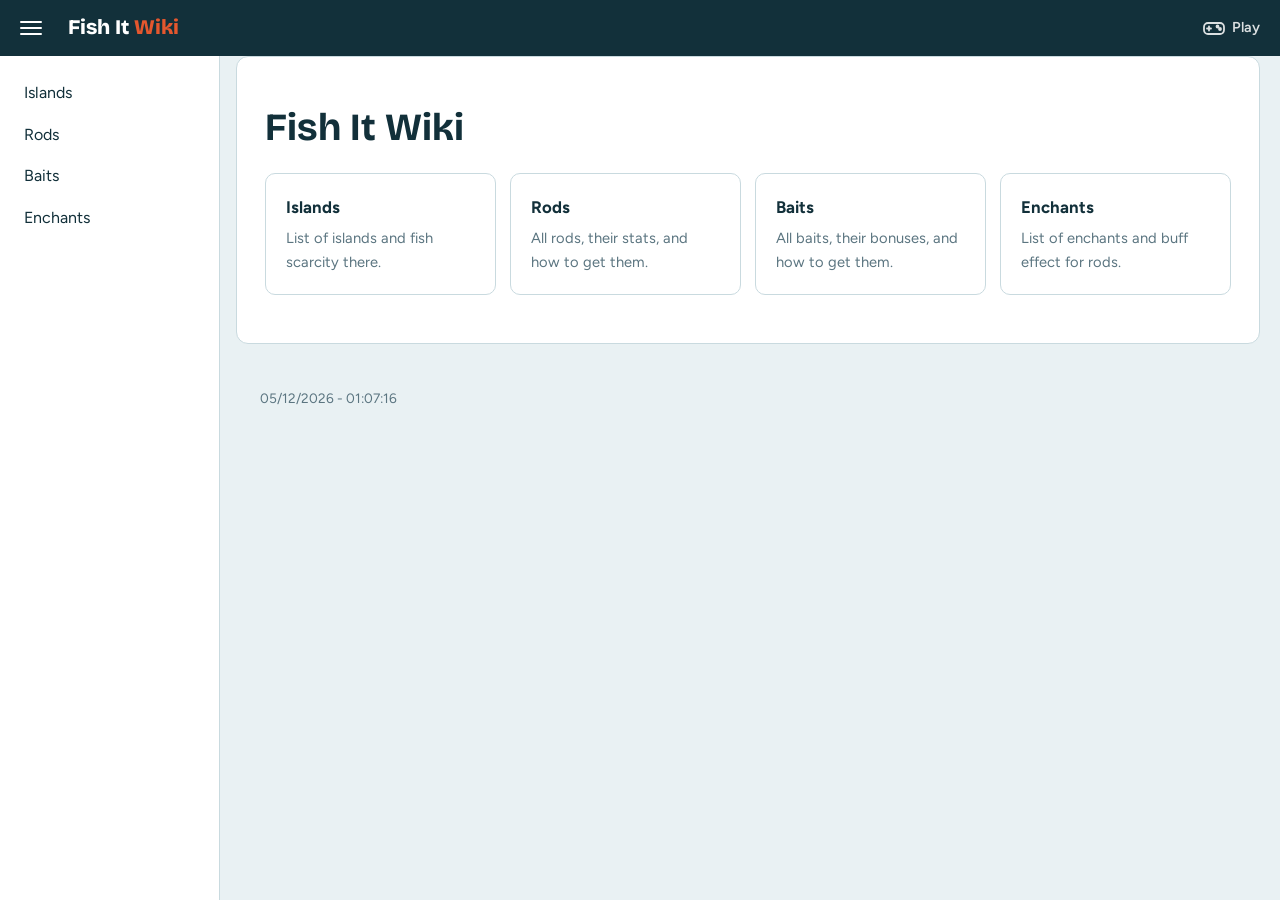
<file: index.html>
<!doctype html><html lang="id"><head><meta charset="utf-8"><meta name="viewport" content="width=device-width,initial-scale=1">
<meta name="description" content="Fish It Wiki: islands, fish rarity, rods, baits, and enchants for the Roblox game Fish It."><meta name="theme-color" content="#06121a">
<title>Fish It Wiki</title>
<link rel="icon" href="data:image/svg+xml,<svg xmlns='http://www.w3.org/2000/svg' viewBox='0 0 100 100'><text y='.9em' font-size='90'>🎣</text></svg>">
<link rel="preconnect" href="https://fonts.googleapis.com"><link rel="preconnect" href="https://fonts.gstatic.com" crossorigin>
<link href="https://fonts.googleapis.com/css2?family=Bricolage+Grotesque:wght@700;800&family=Figtree:wght@400;600&display=swap" rel="stylesheet">
<link rel="stylesheet" href="style.css"></head><body data-page="home">
<template id="c">
<div class="cover">
 <h1>Fish It Wiki</h1>
 <div class="grid">
  <a class="card" href="islands.html"><b>Islands</b><p>List of islands and fish scarcity there.</p></a>
  <a class="card" href="rods.html"><b>Rods</b><p>All rods, their stats, and how to get them.</p></a>
  <a class="card" href="baits.html"><b>Baits</b><p>All baits, their bonuses, and how to get them.</p></a>
  <a class="card" href="enchants.html"><b>Enchants</b><p>List of enchants and buff effect for rods.</p></a>
 </div>
</div>
</template>
<script src="data.js"></script><script src="site.js"></script>
</body></html>
</file>
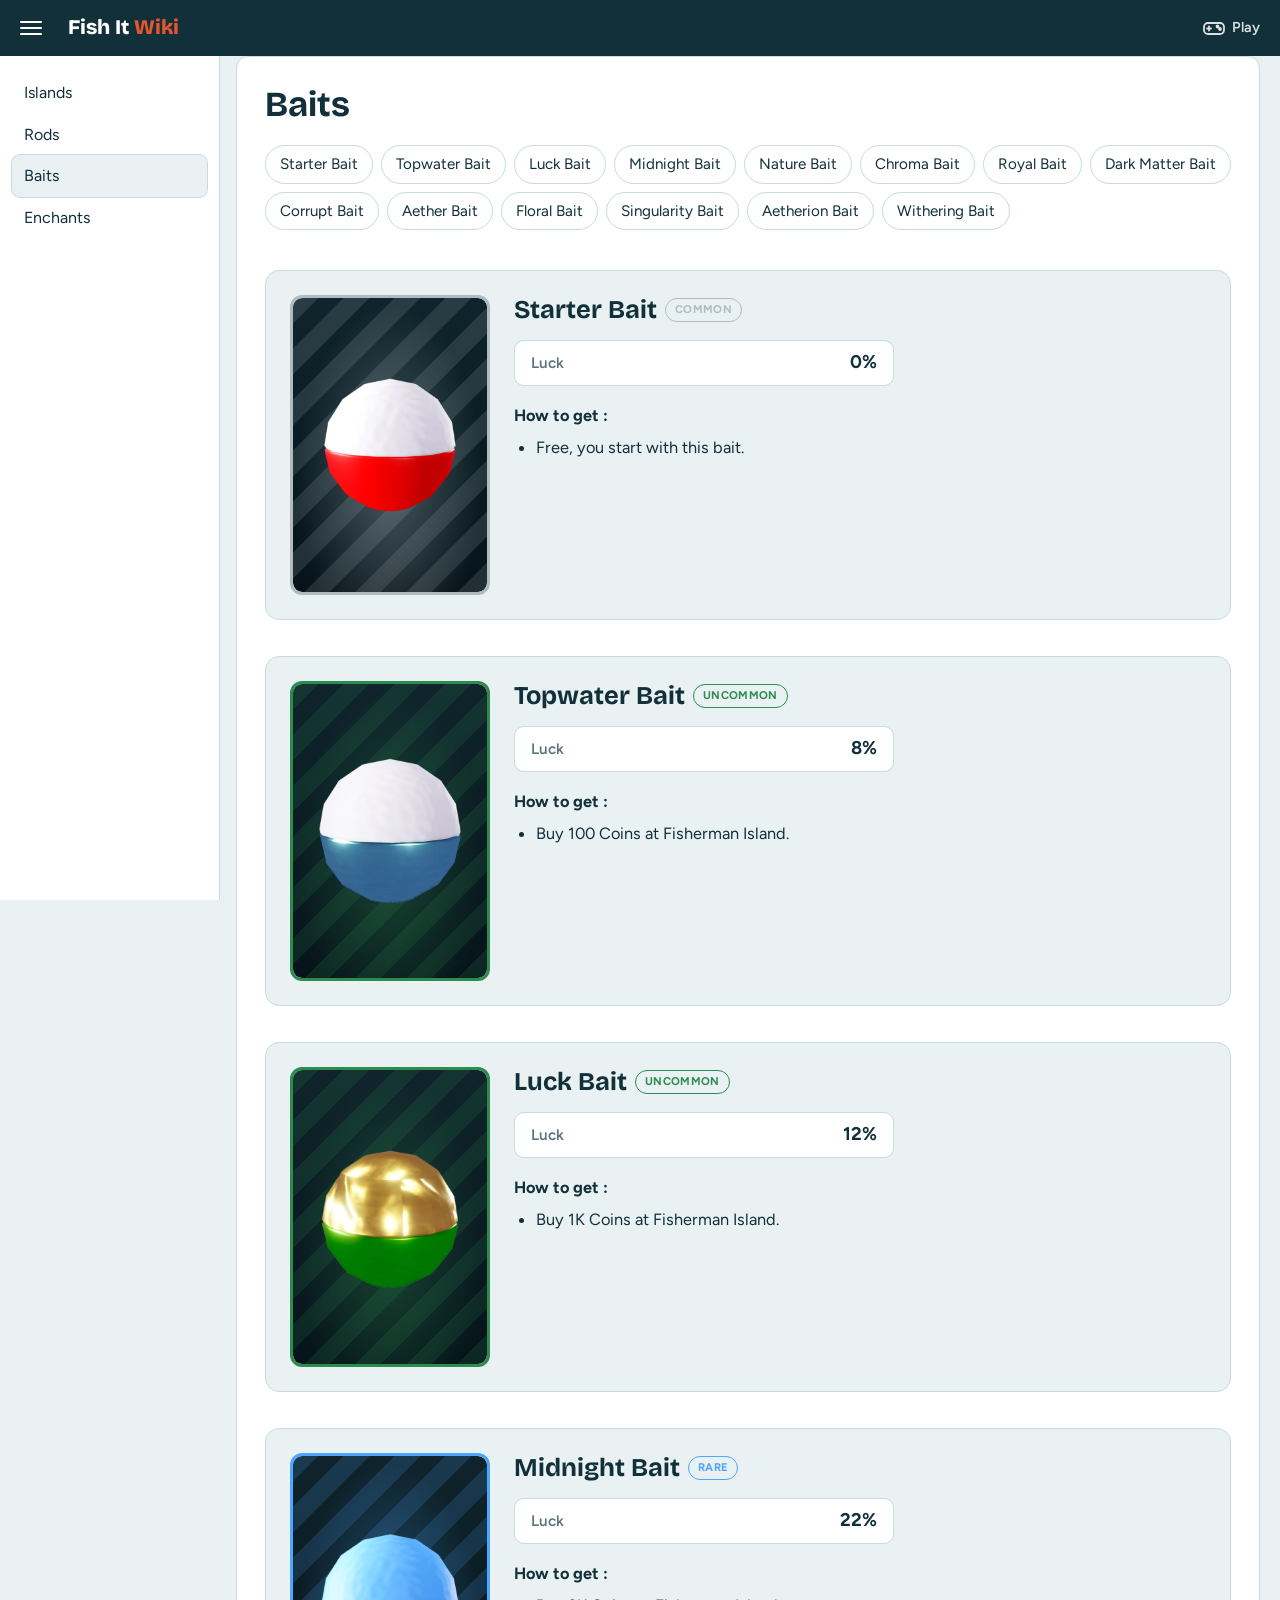
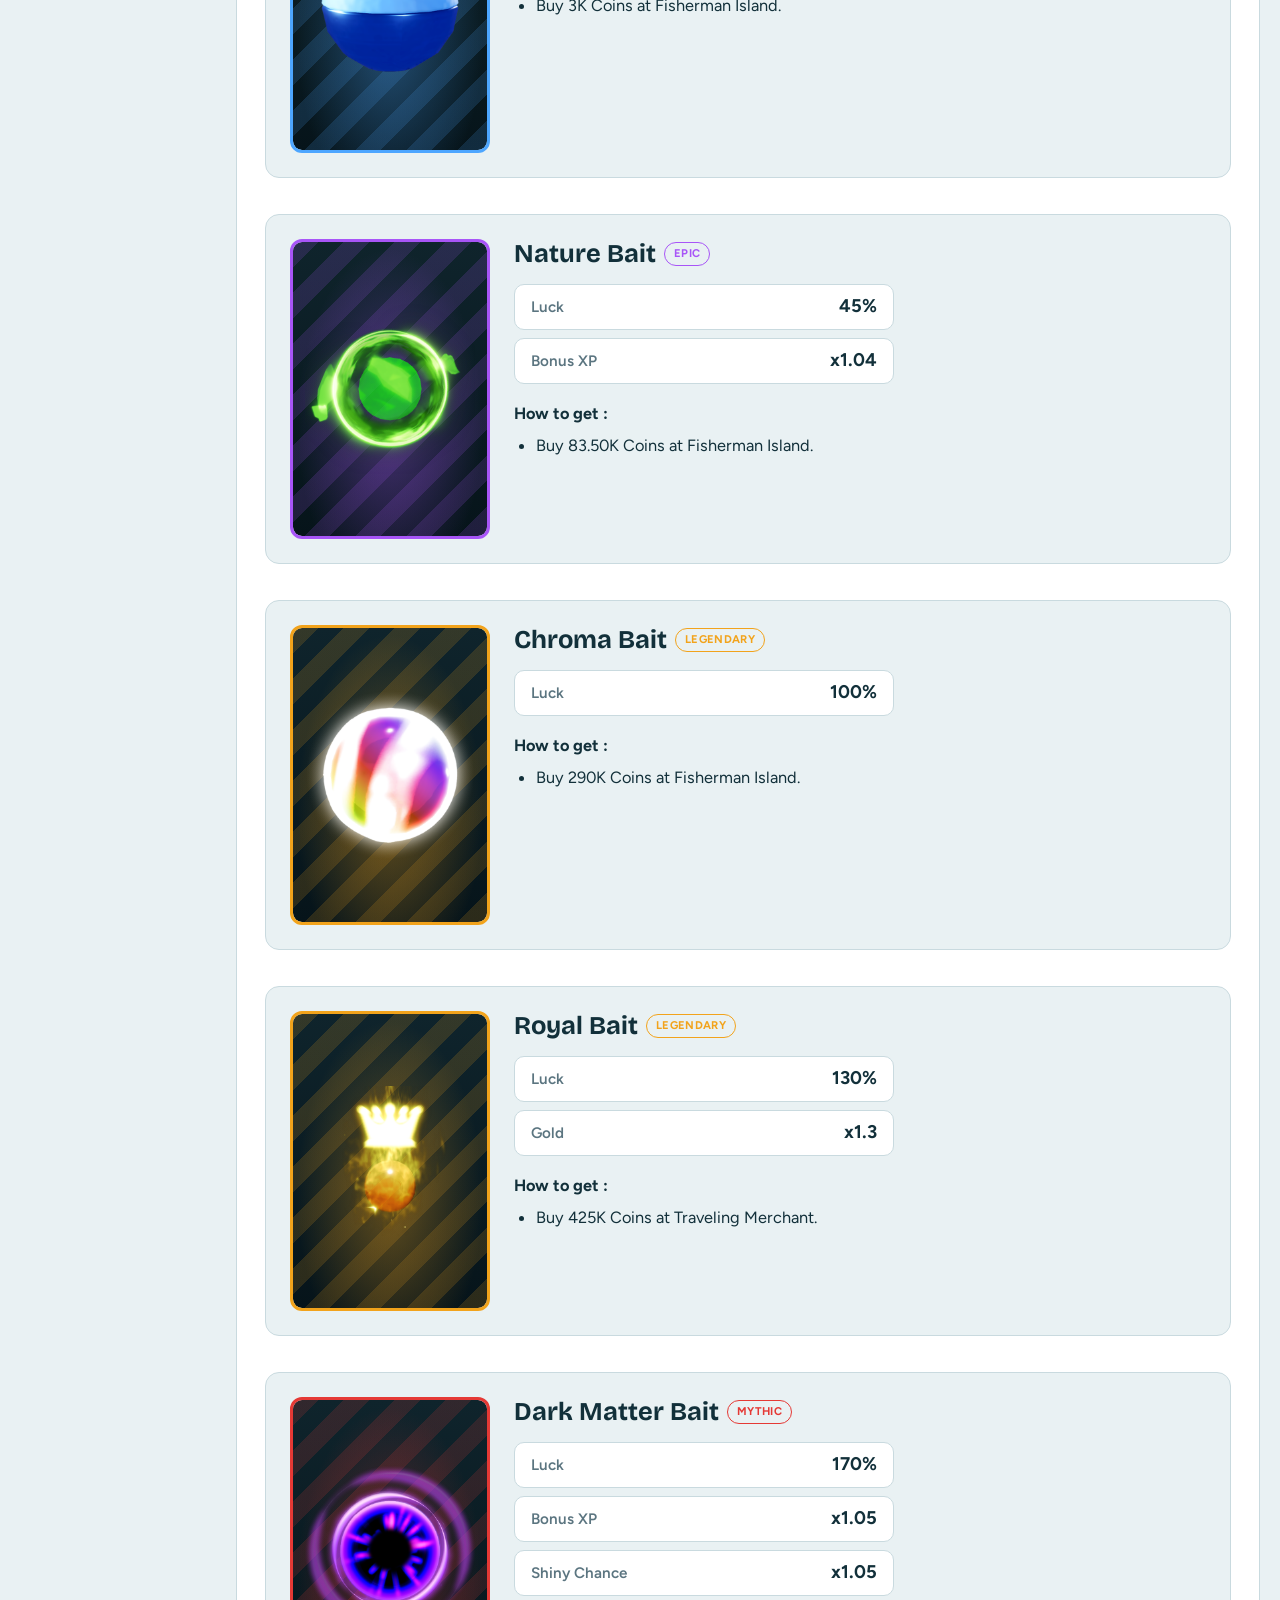
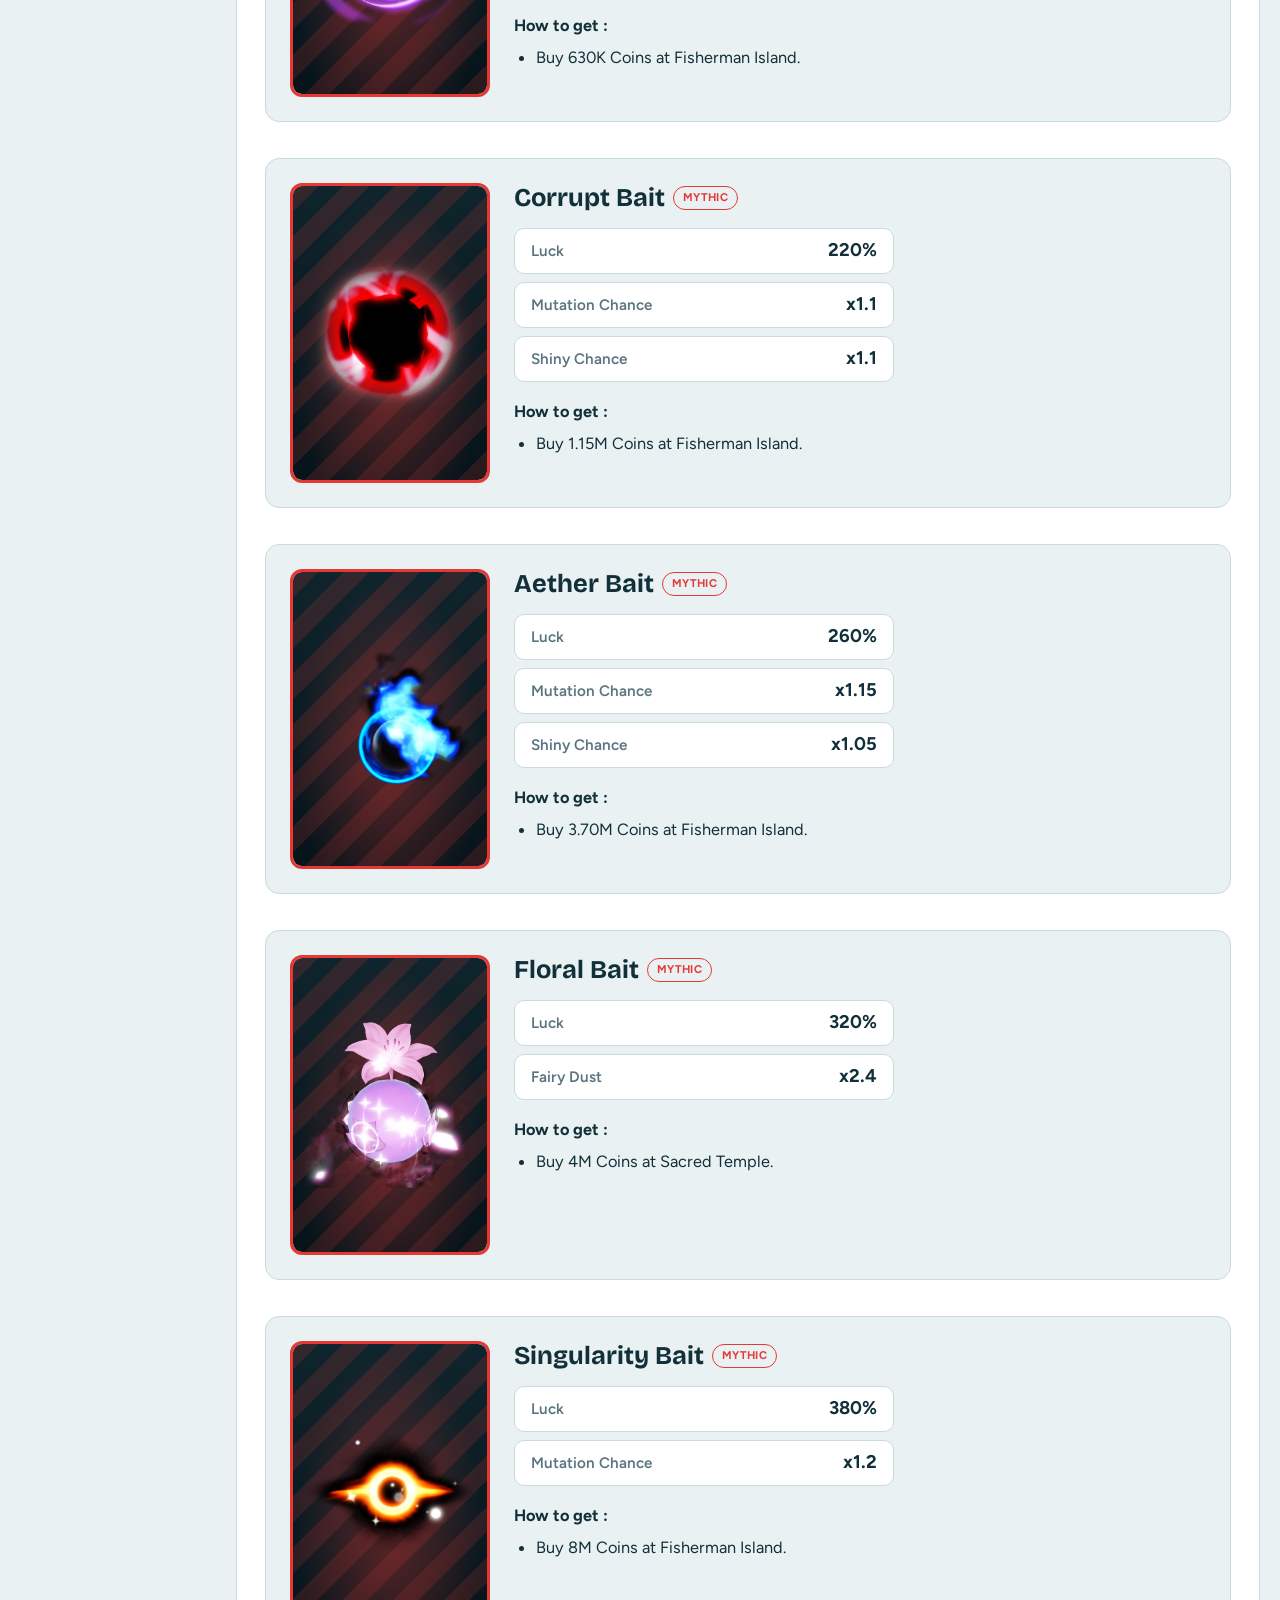
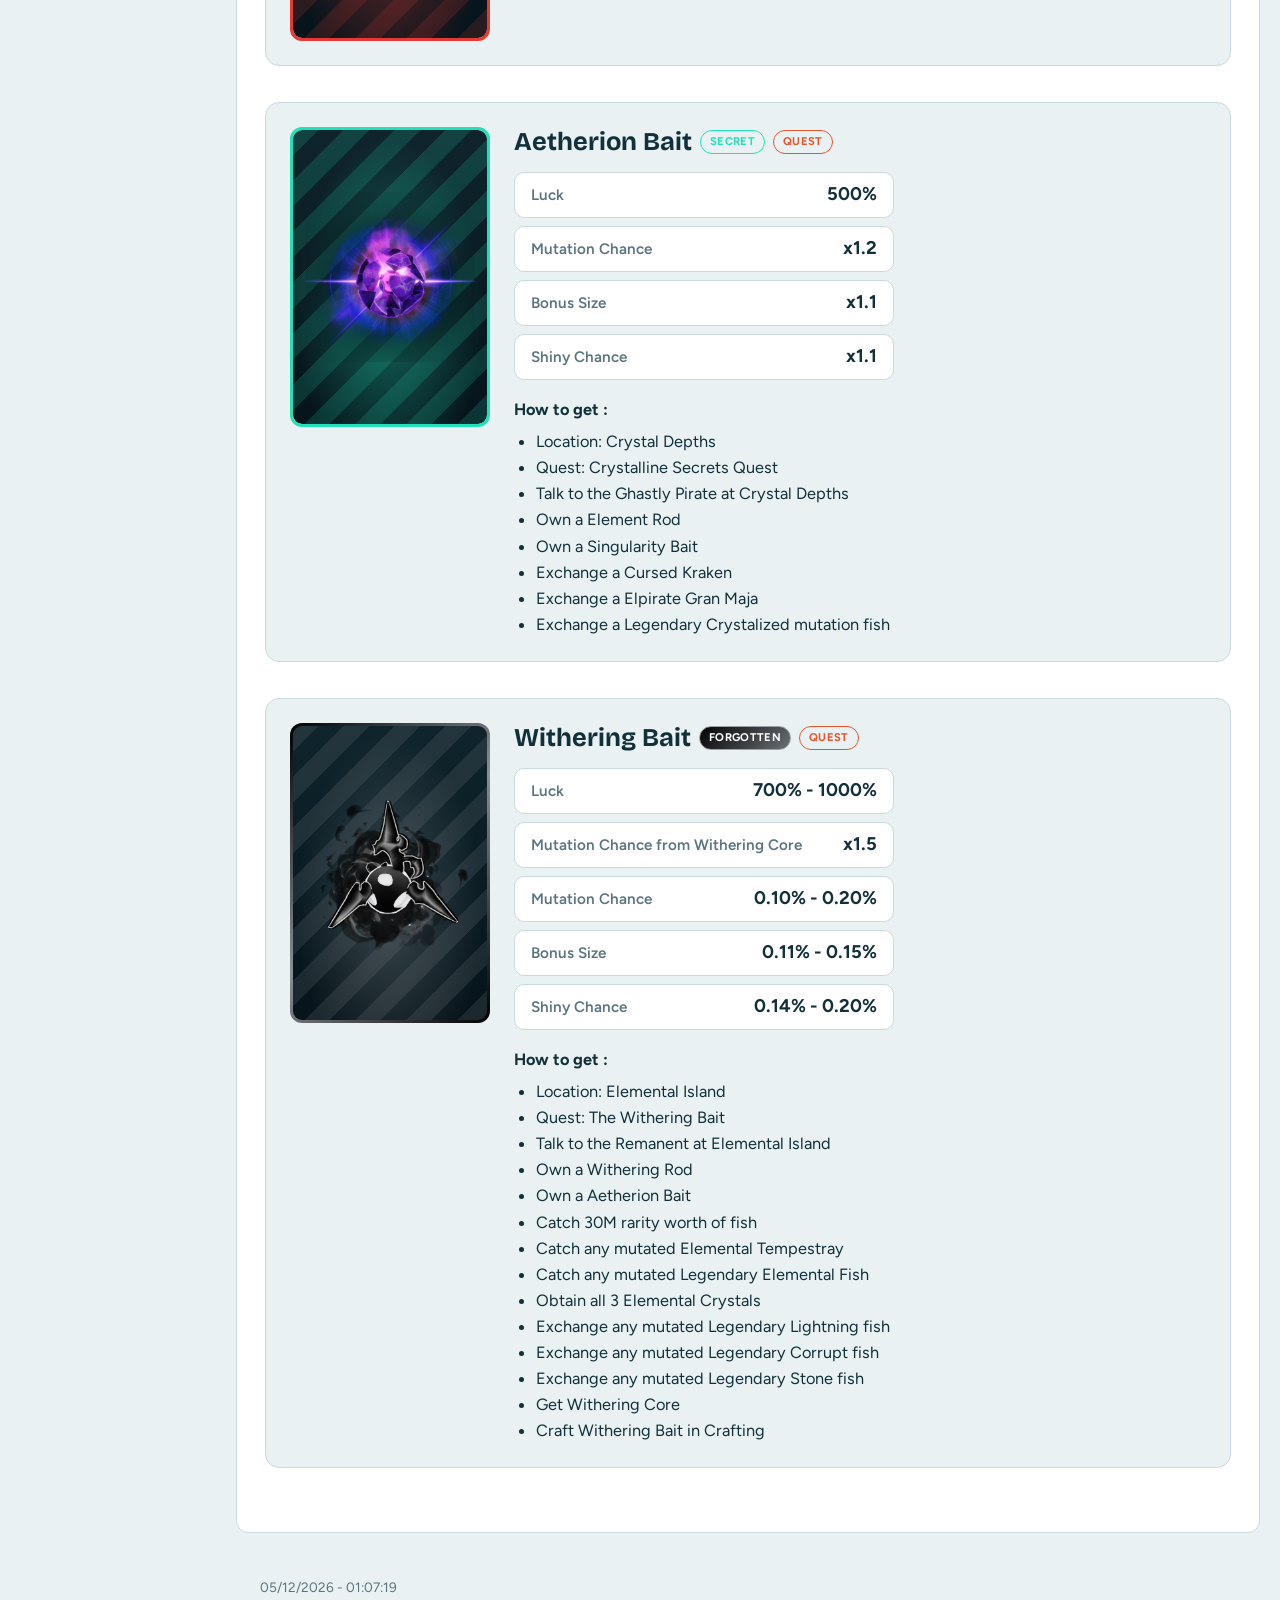
<file: baits.html>
<!doctype html><html lang="id"><head><meta charset="utf-8"><meta name="viewport" content="width=device-width,initial-scale=1">
<meta name="description" content="All Fish It baits with luck, bonuses, and how to get them."><meta name="theme-color" content="#06121a">
<title>Baits - Fish It Wiki</title>
<link rel="icon" href="data:image/svg+xml,<svg xmlns='http://www.w3.org/2000/svg' viewBox='0 0 100 100'><text y='.9em' font-size='90'>🎣</text></svg>">
<link rel="preconnect" href="https://fonts.googleapis.com"><link rel="preconnect" href="https://fonts.gstatic.com" crossorigin>
<link href="https://fonts.googleapis.com/css2?family=Bricolage+Grotesque:wght@700;800&family=Figtree:wght@400;600&display=swap" rel="stylesheet">
<link rel="stylesheet" href="style.css"></head><body data-page="baits">
<template id="c">
<h1>Baits</h1>
<div id="toc" class="tabs" aria-label="Loncat ke bait"></div>
<div id="rods"></div>
</template>
<script src="data.js"></script><script src="site.js"></script>
<script src="cards.js"></script>
<script>
const statRows=r=>stat("Luck",r.luck)+toArr(r.bonus).concat(toArr(r.stats)).map(v=>{const p=splitStat(v,"Bonus");return stat(p.label,p.value)}).join("");
document.getElementById("toc").innerHTML=tocHTML(BAITS);
document.getElementById("rods").innerHTML=BAITS.map(r=>cardHTML(r,{imgDir:IMG.bait,noun:"bait",stats:statRows(r)})).join("");
</script></body></html>
</file>
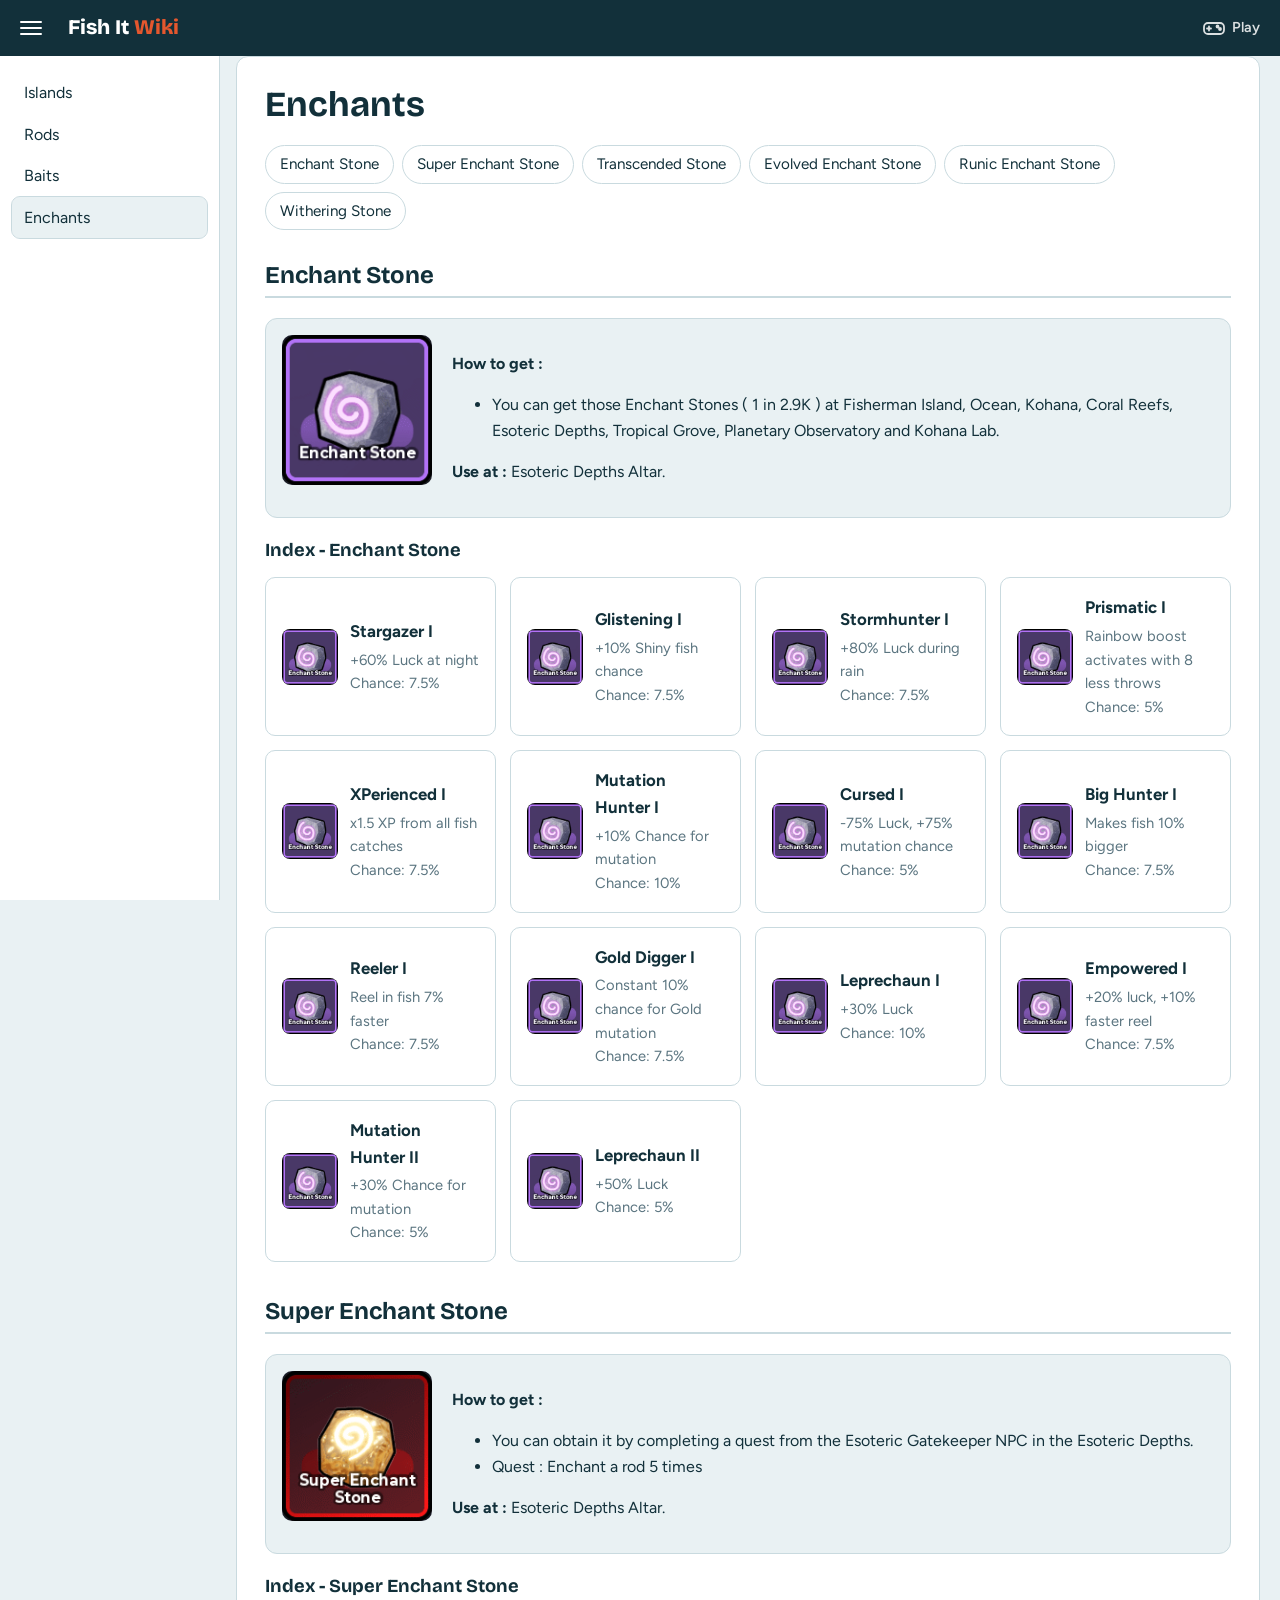
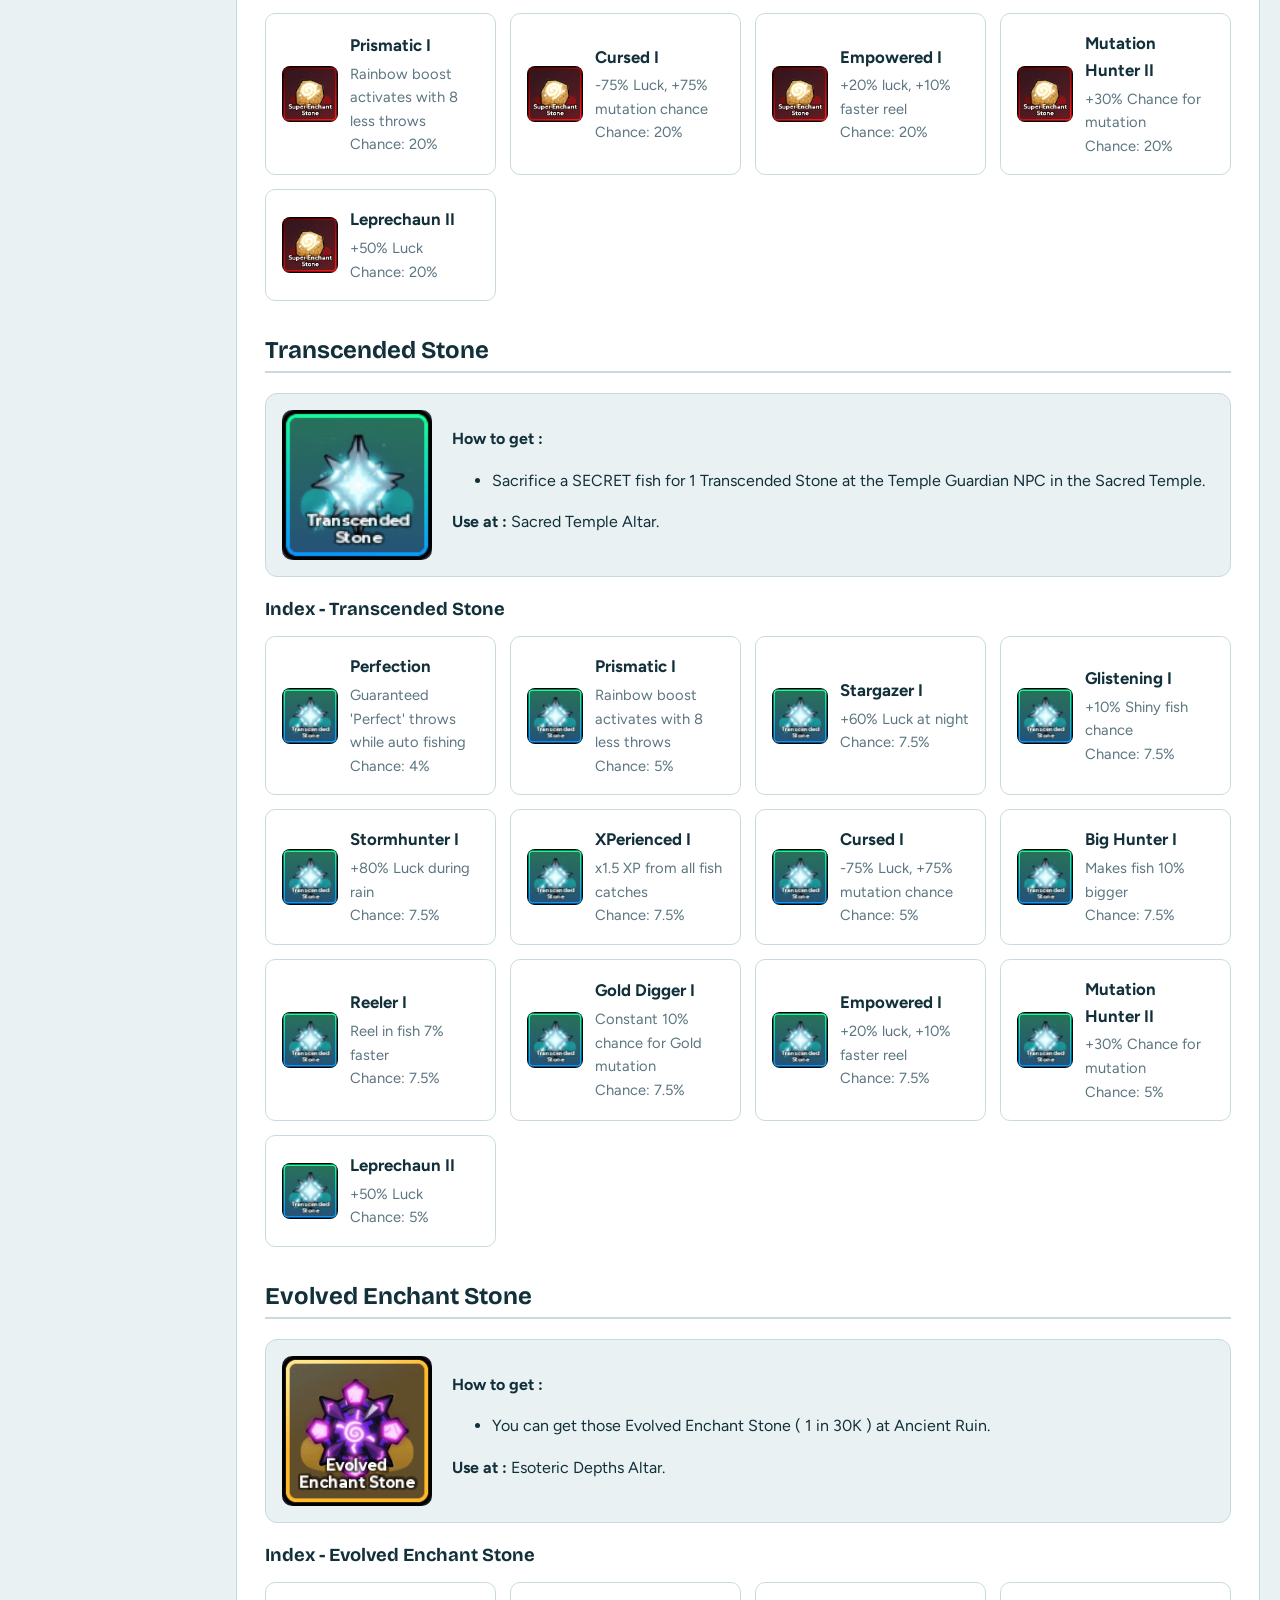
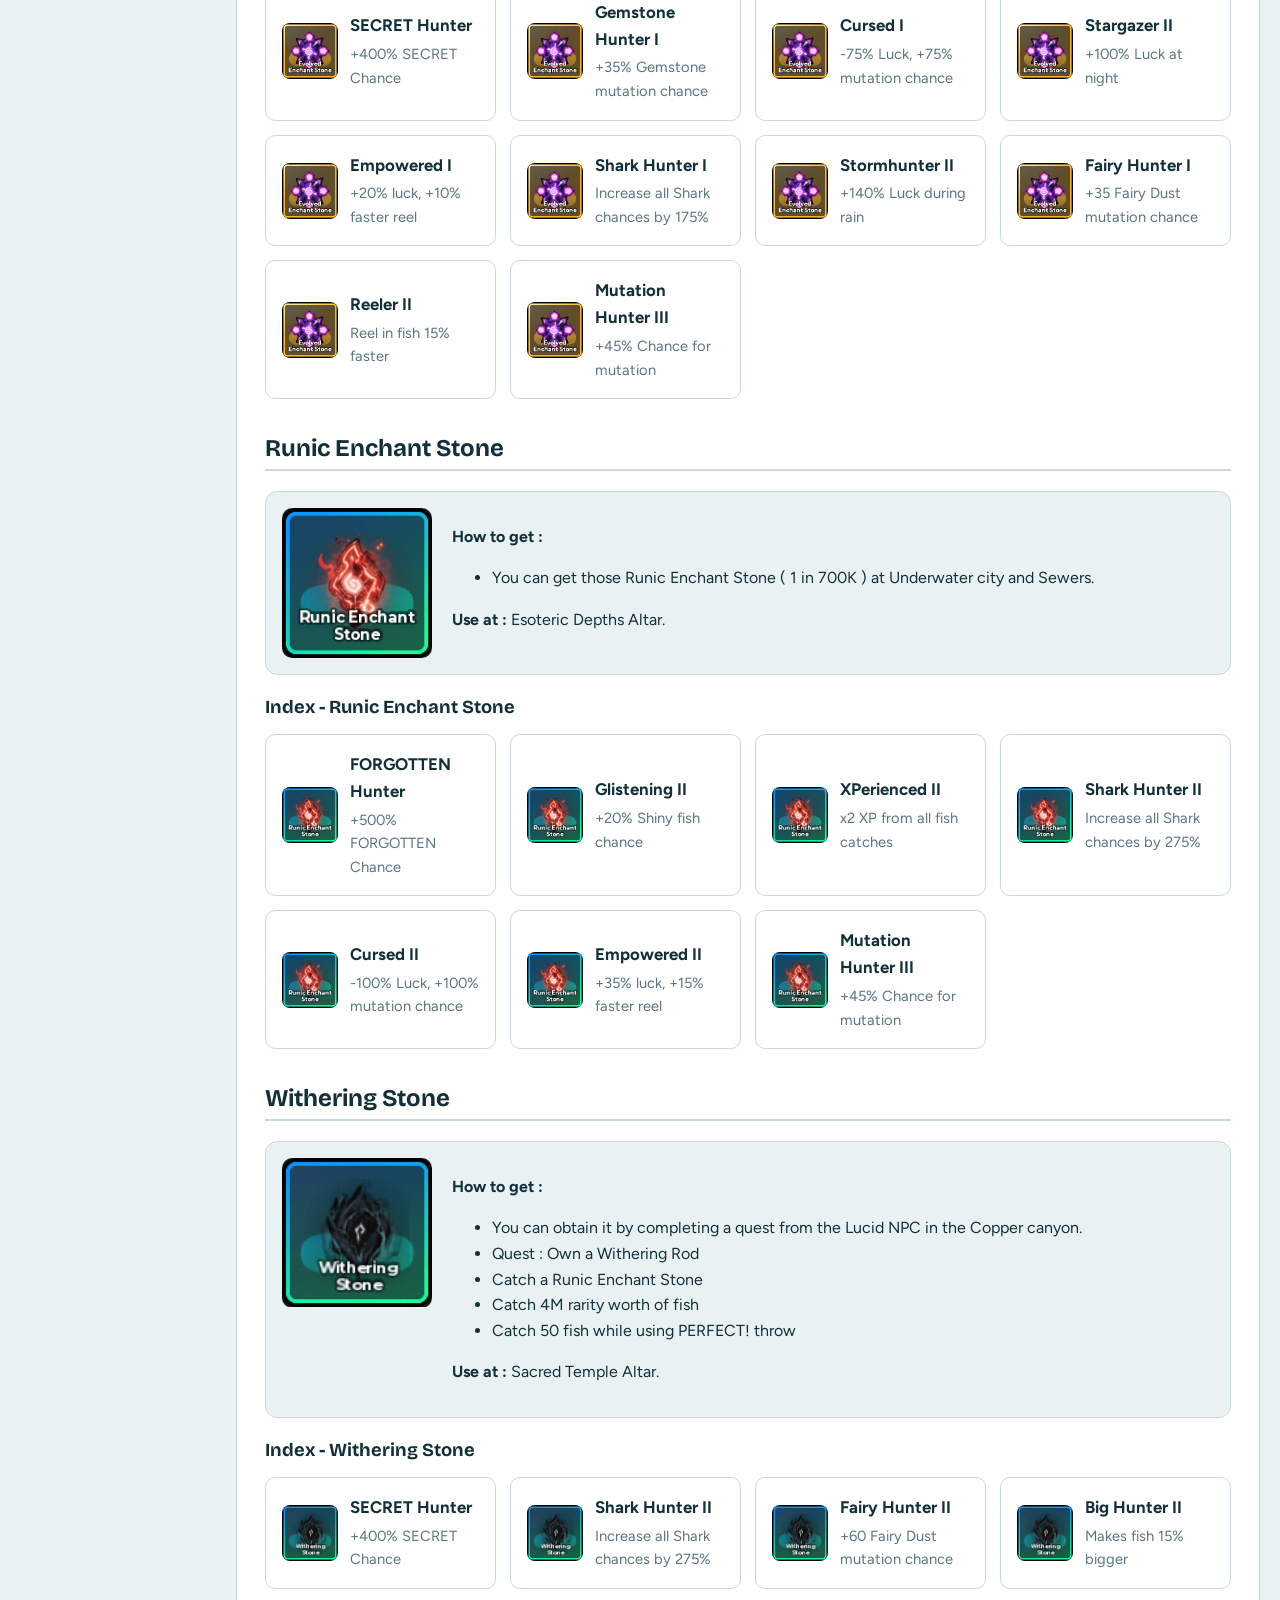
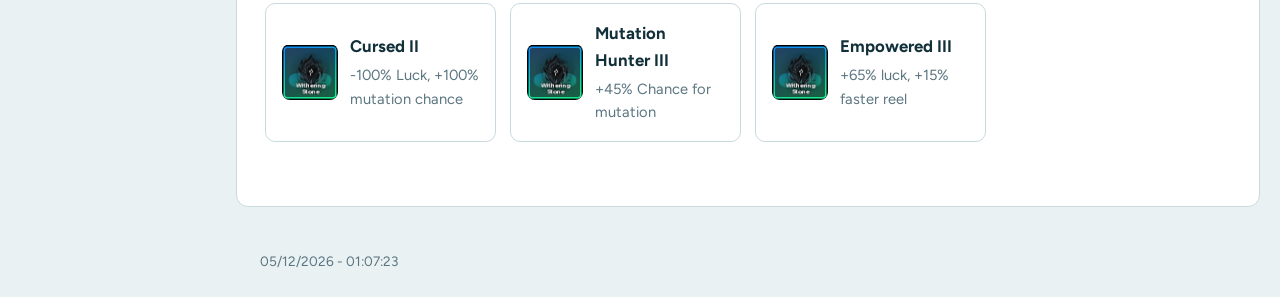
<file: enchants.html>
<!doctype html><html lang="id"><head><meta charset="utf-8"><meta name="viewport" content="width=device-width,initial-scale=1">
<meta name="description" content="Fish It enchant stones and the enchants each stone can give, with effects and chances."><meta name="theme-color" content="#06121a">
<title>Enchants - Fish It Wiki</title>
<link rel="icon" href="data:image/svg+xml,<svg xmlns='http://www.w3.org/2000/svg' viewBox='0 0 100 100'><text y='.9em' font-size='90'>🎣</text></svg>">
<link rel="preconnect" href="https://fonts.googleapis.com"><link rel="preconnect" href="https://fonts.gstatic.com" crossorigin>
<link href="https://fonts.googleapis.com/css2?family=Bricolage+Grotesque:wght@700;800&family=Figtree:wght@400;600&display=swap" rel="stylesheet">
<link rel="stylesheet" href="style.css"></head><body data-page="enchants">
<template id="c">
<h1>Enchants</h1>
<div id="toc" class="tabs" aria-label="Loncat ke stone"></div>
<div id="stones"></div>
</template>
<script src="data.js"></script><script src="site.js"></script>
<script>
document.getElementById("toc").innerHTML=STONES.map(s=>`<a class="pill" href="#${s.id}">${s.name}</a>`).join("");
function render(){
 document.getElementById("stones").innerHTML=STONES.map(s=>{
  const list=ENCHANTS.filter(e=>e.stone===s.id);
  const obtain=(Array.isArray(s.obtain)?s.obtain:(s.obtain?[s.obtain]:[])).filter(Boolean);
  return `<section id="${s.id}"><h2>${s.name}</h2>
  <div class="stonebox">${img(IMG.item+s.id+".png",s.name,"stoneimg")}
   <div>${s.desc?`<p>${s.desc}</p>`:""}
   ${obtain.length?`<p><b>How to get : </b></p><ul>${obtain.map(o=>`<li>${o}</li>`).join("")}</ul>`:""}
   ${s.where?`<p><b>Use at : </b> ${s.where}</p>`:""}</div></div>
  <h3>Index - ${s.name}</h3>
  ${list.length?`<div class="grid">${list.map(e=>`<div class="card ench">${img(IMG.item+e.stone+".png",e.name,"eimg")}
   <div><b>${e.name}</b><p>${e.effect}${e.chance?`<br>Chance: ${e.chance}`:""}</p></div></div>`).join("")}</div>`
   :`<p class="lead">Daftar enchant untuk stone ini belum diisi.</p>`}</section>`}).join("")}
render();
</script></body></html>
</file>
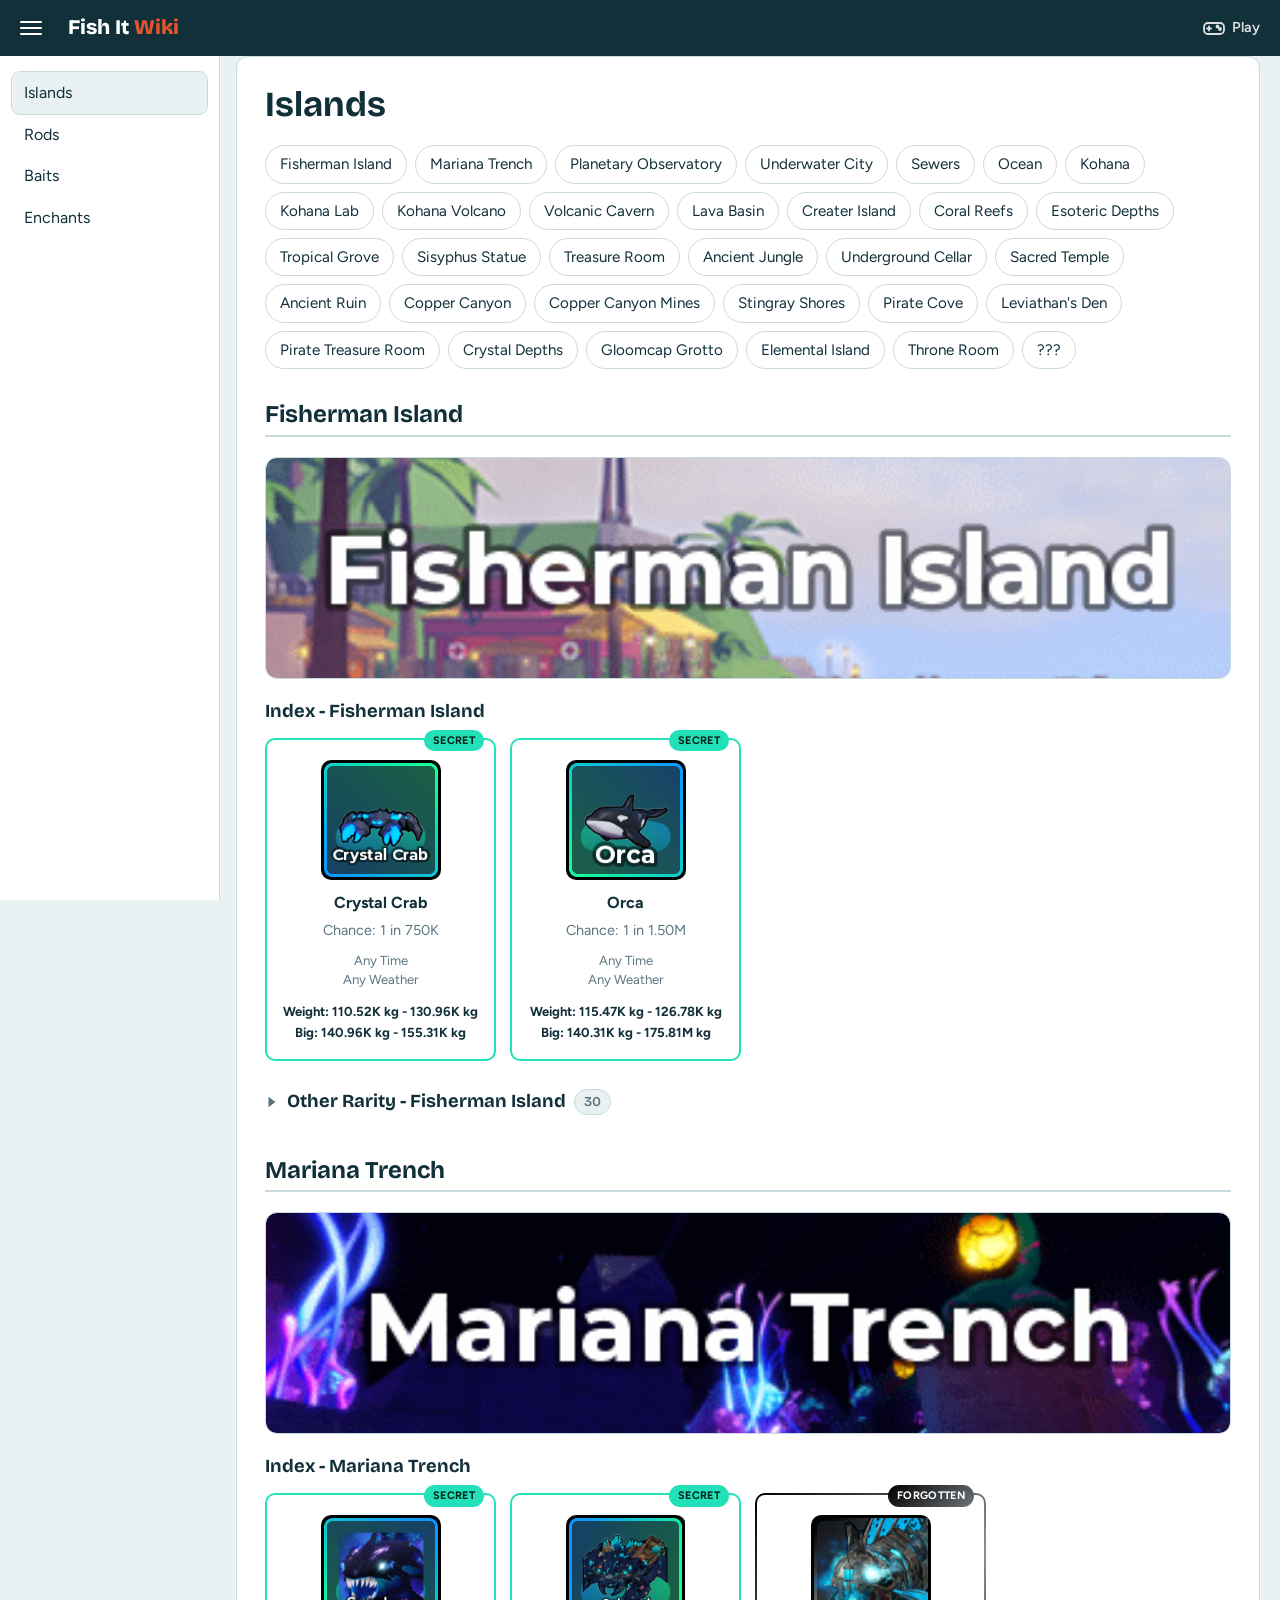
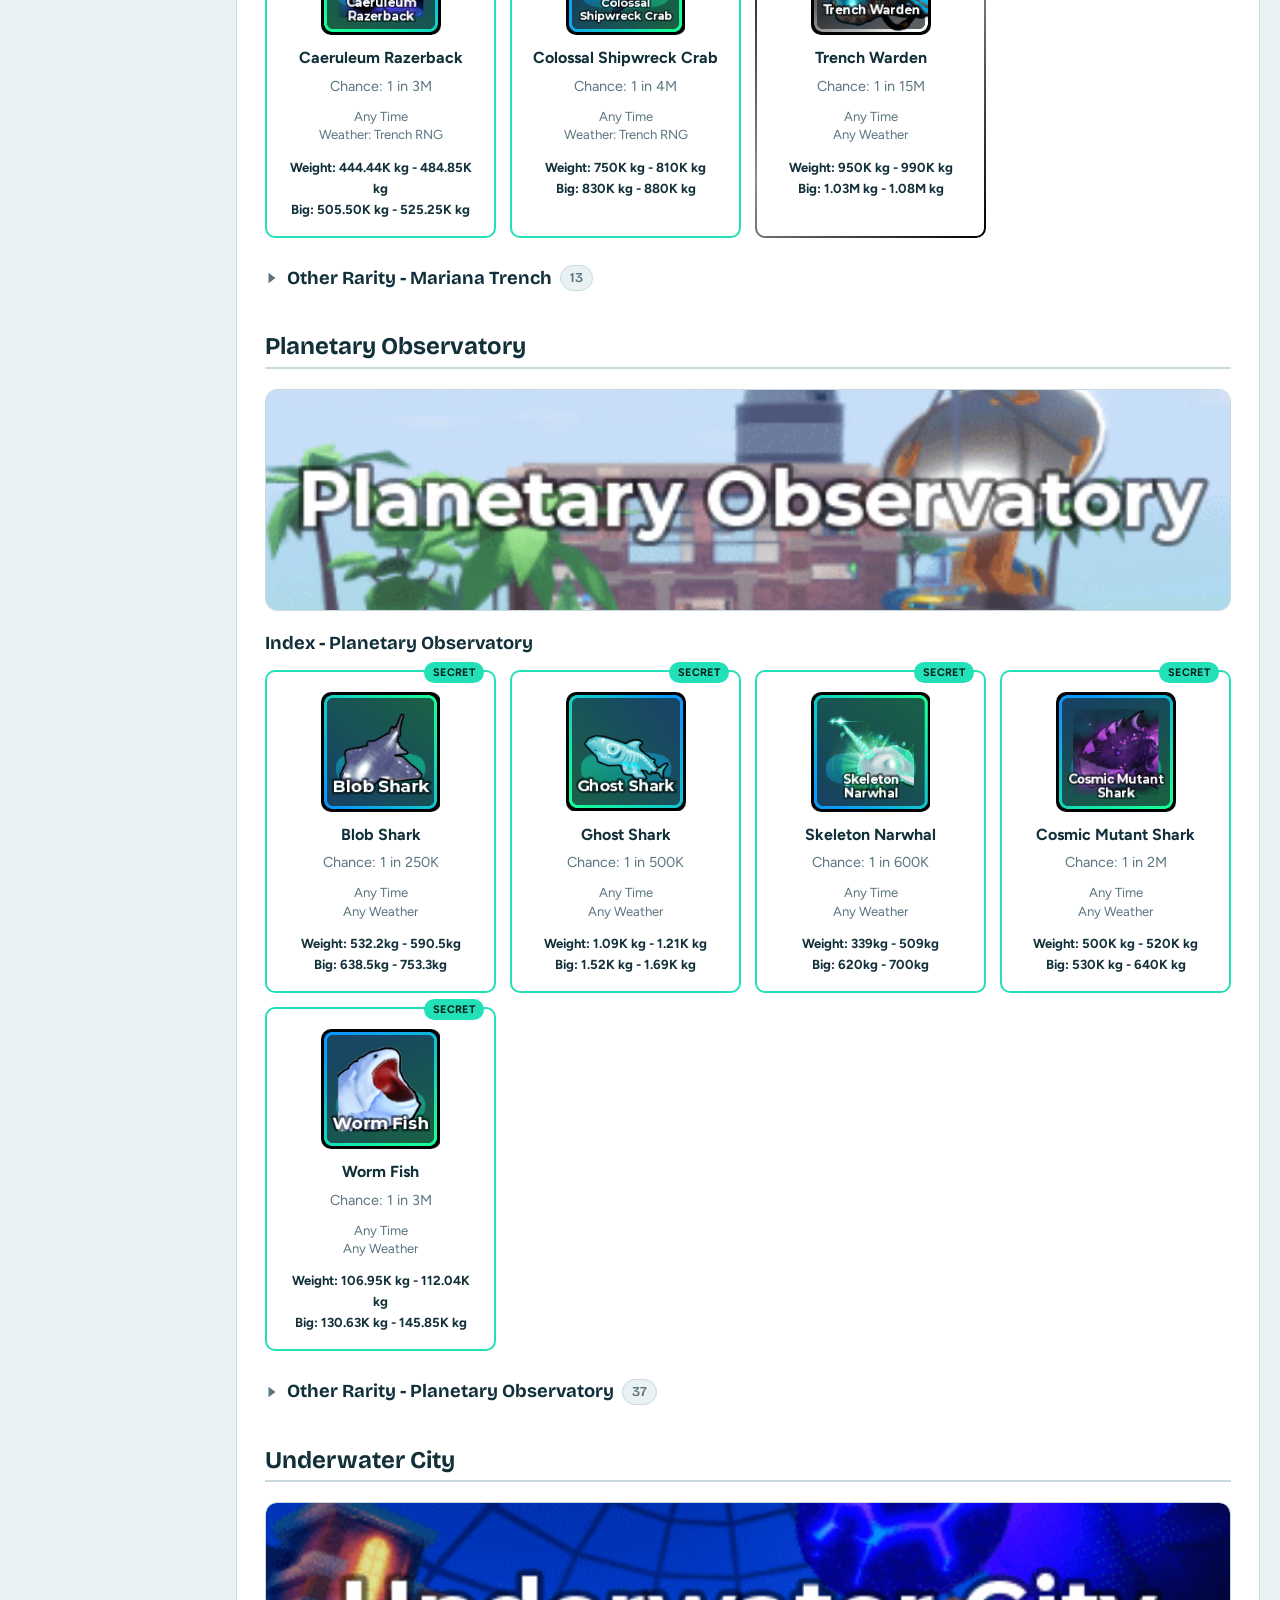
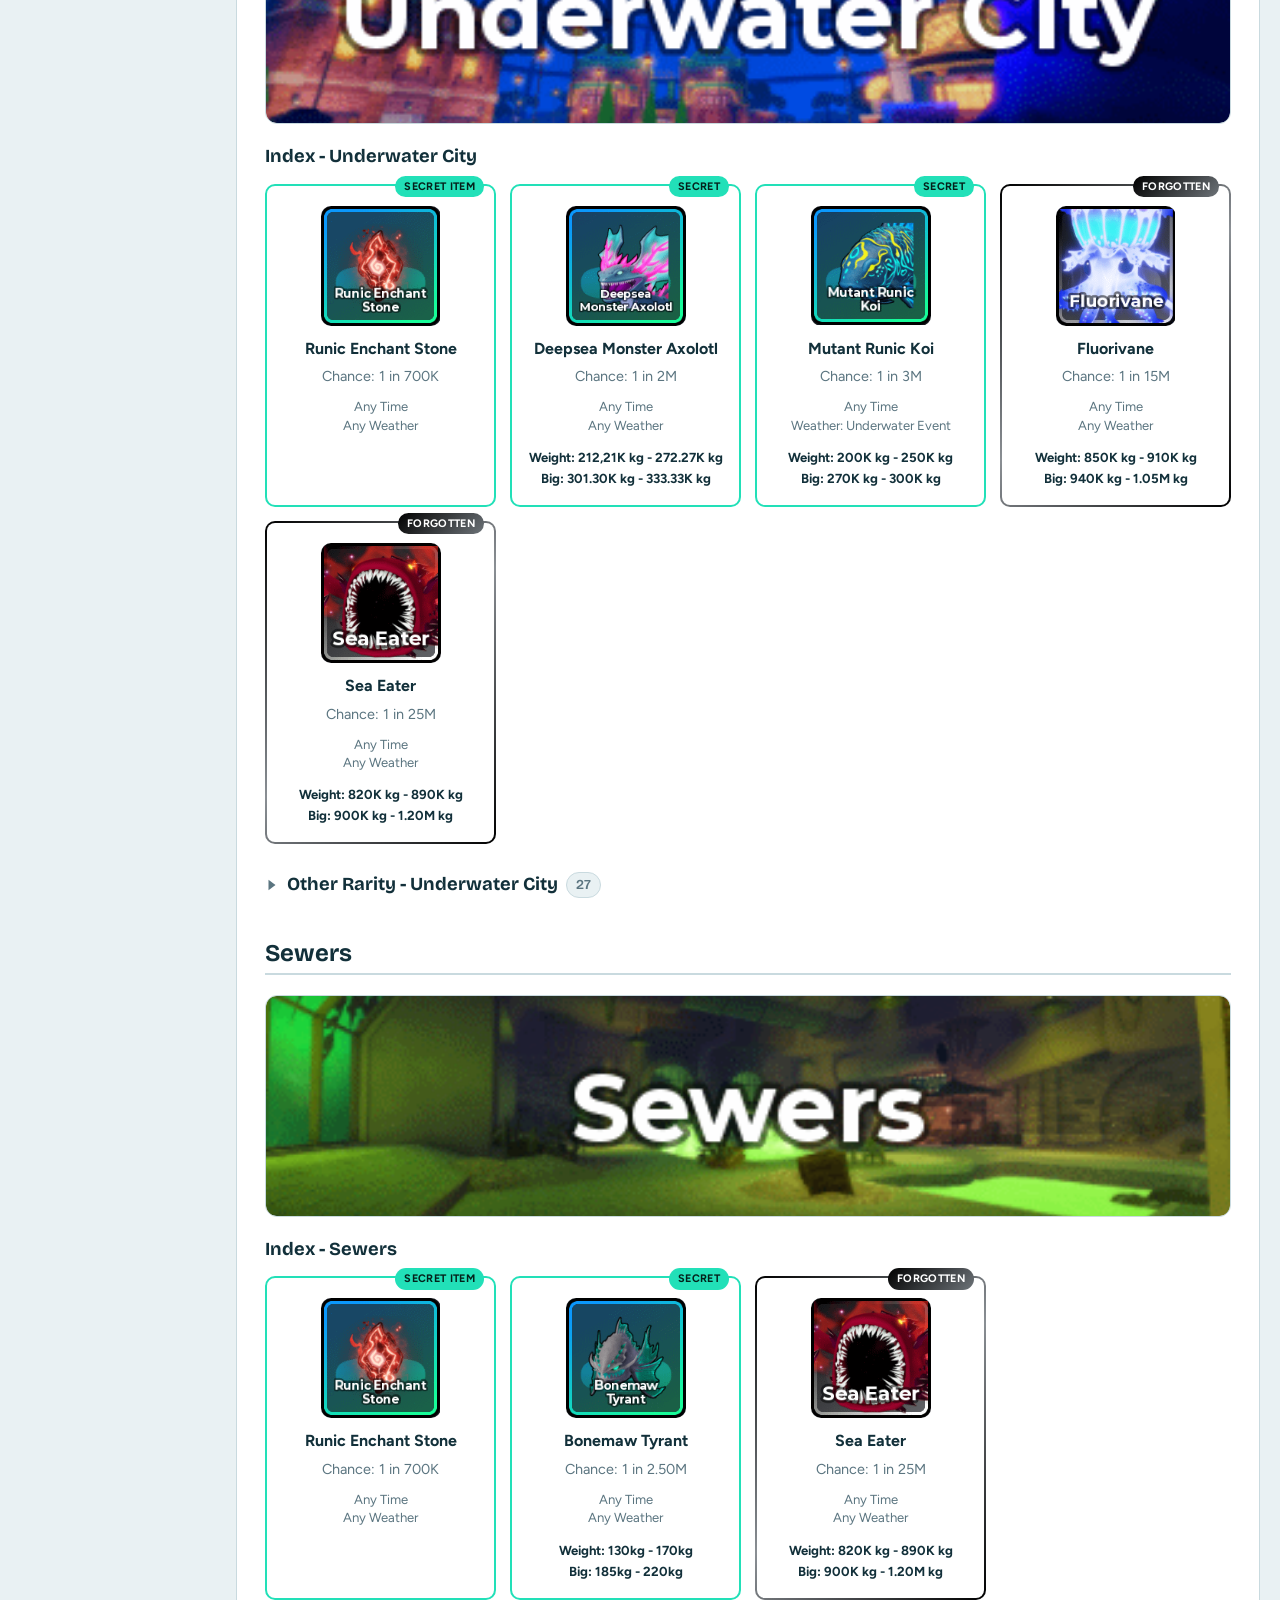
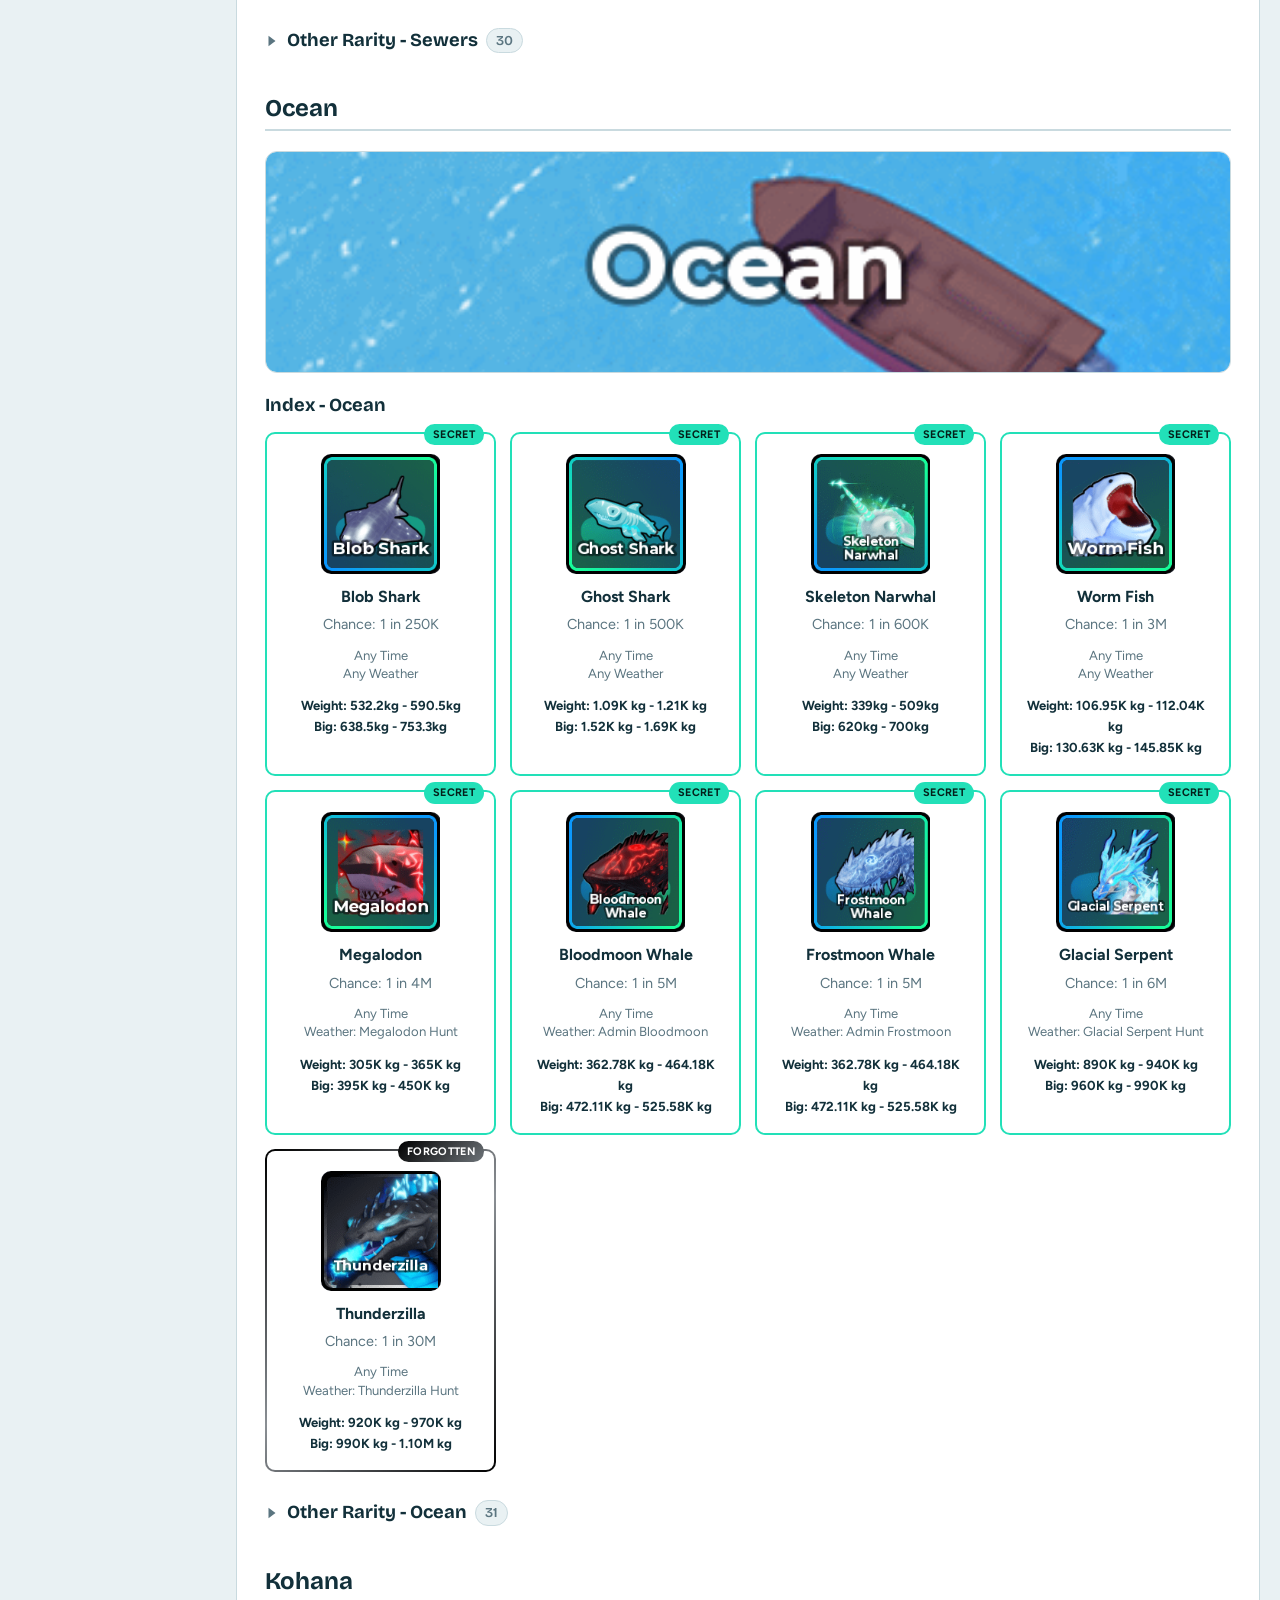
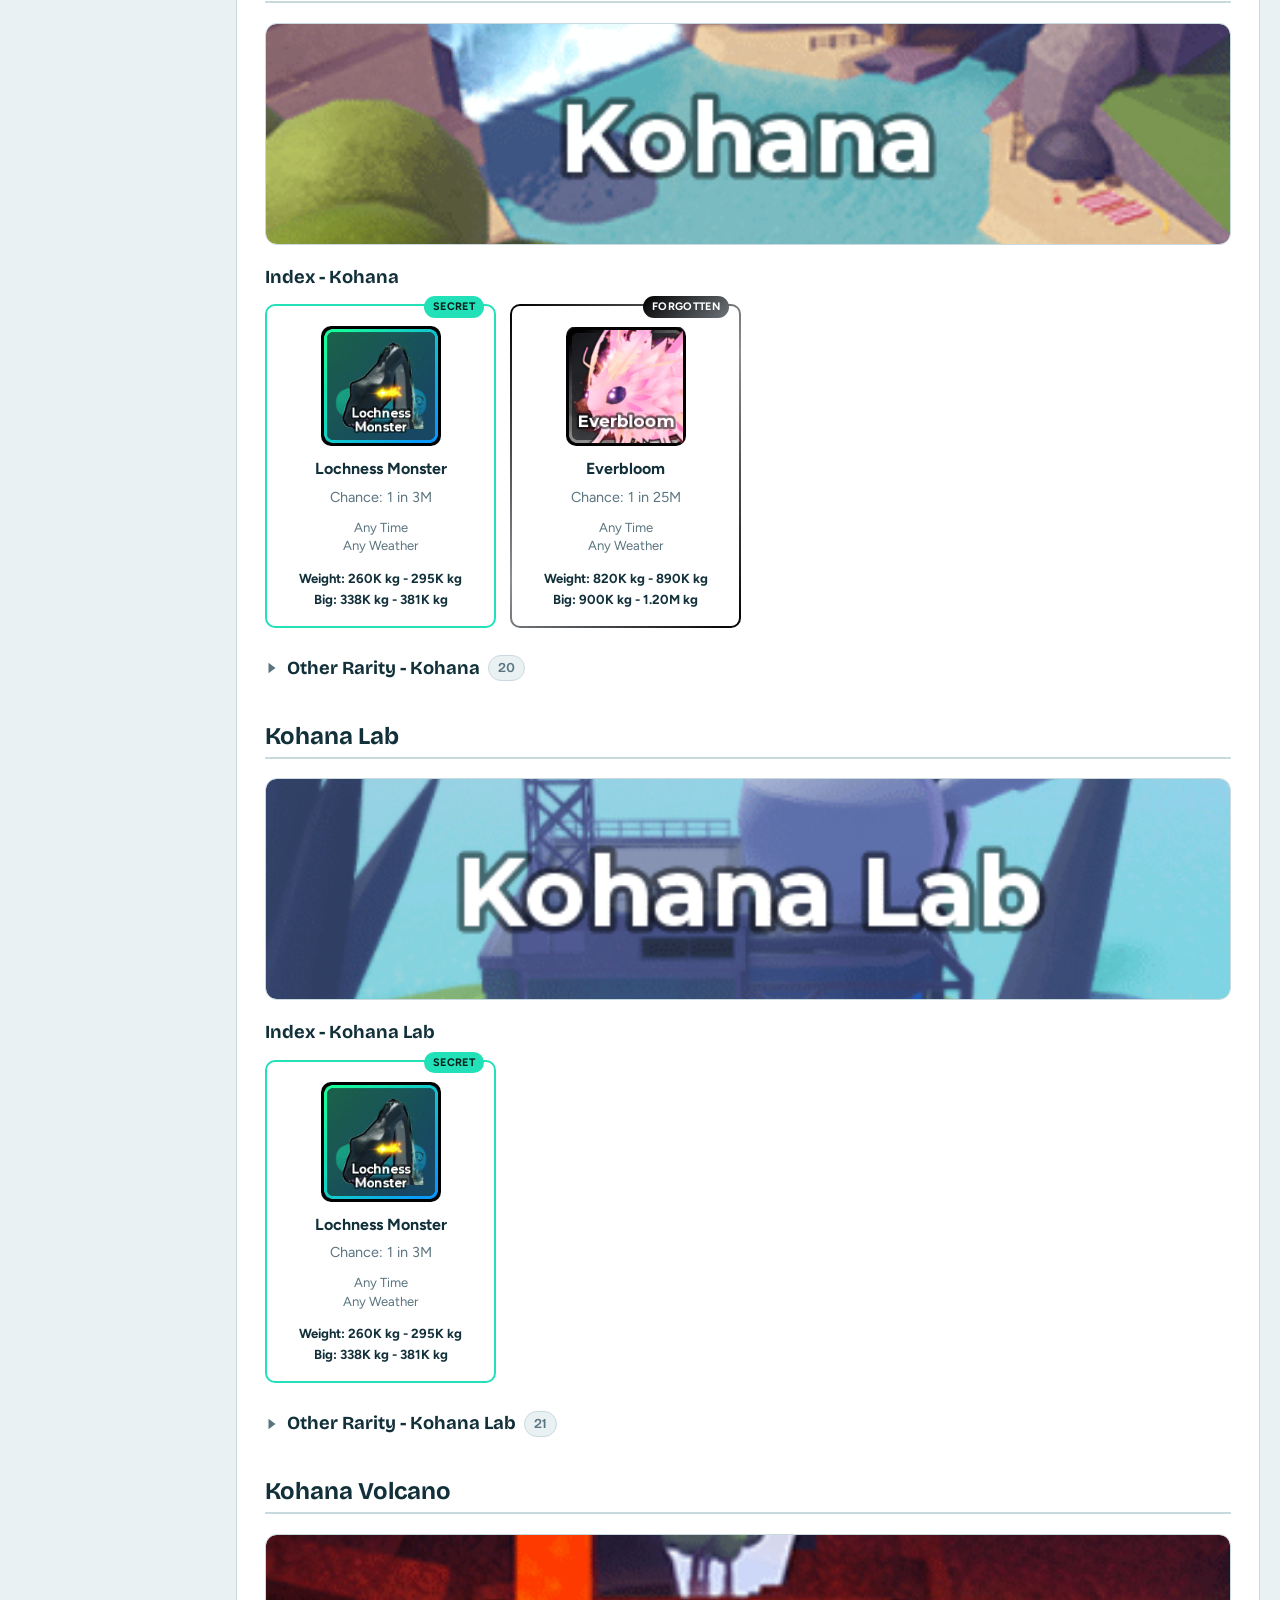
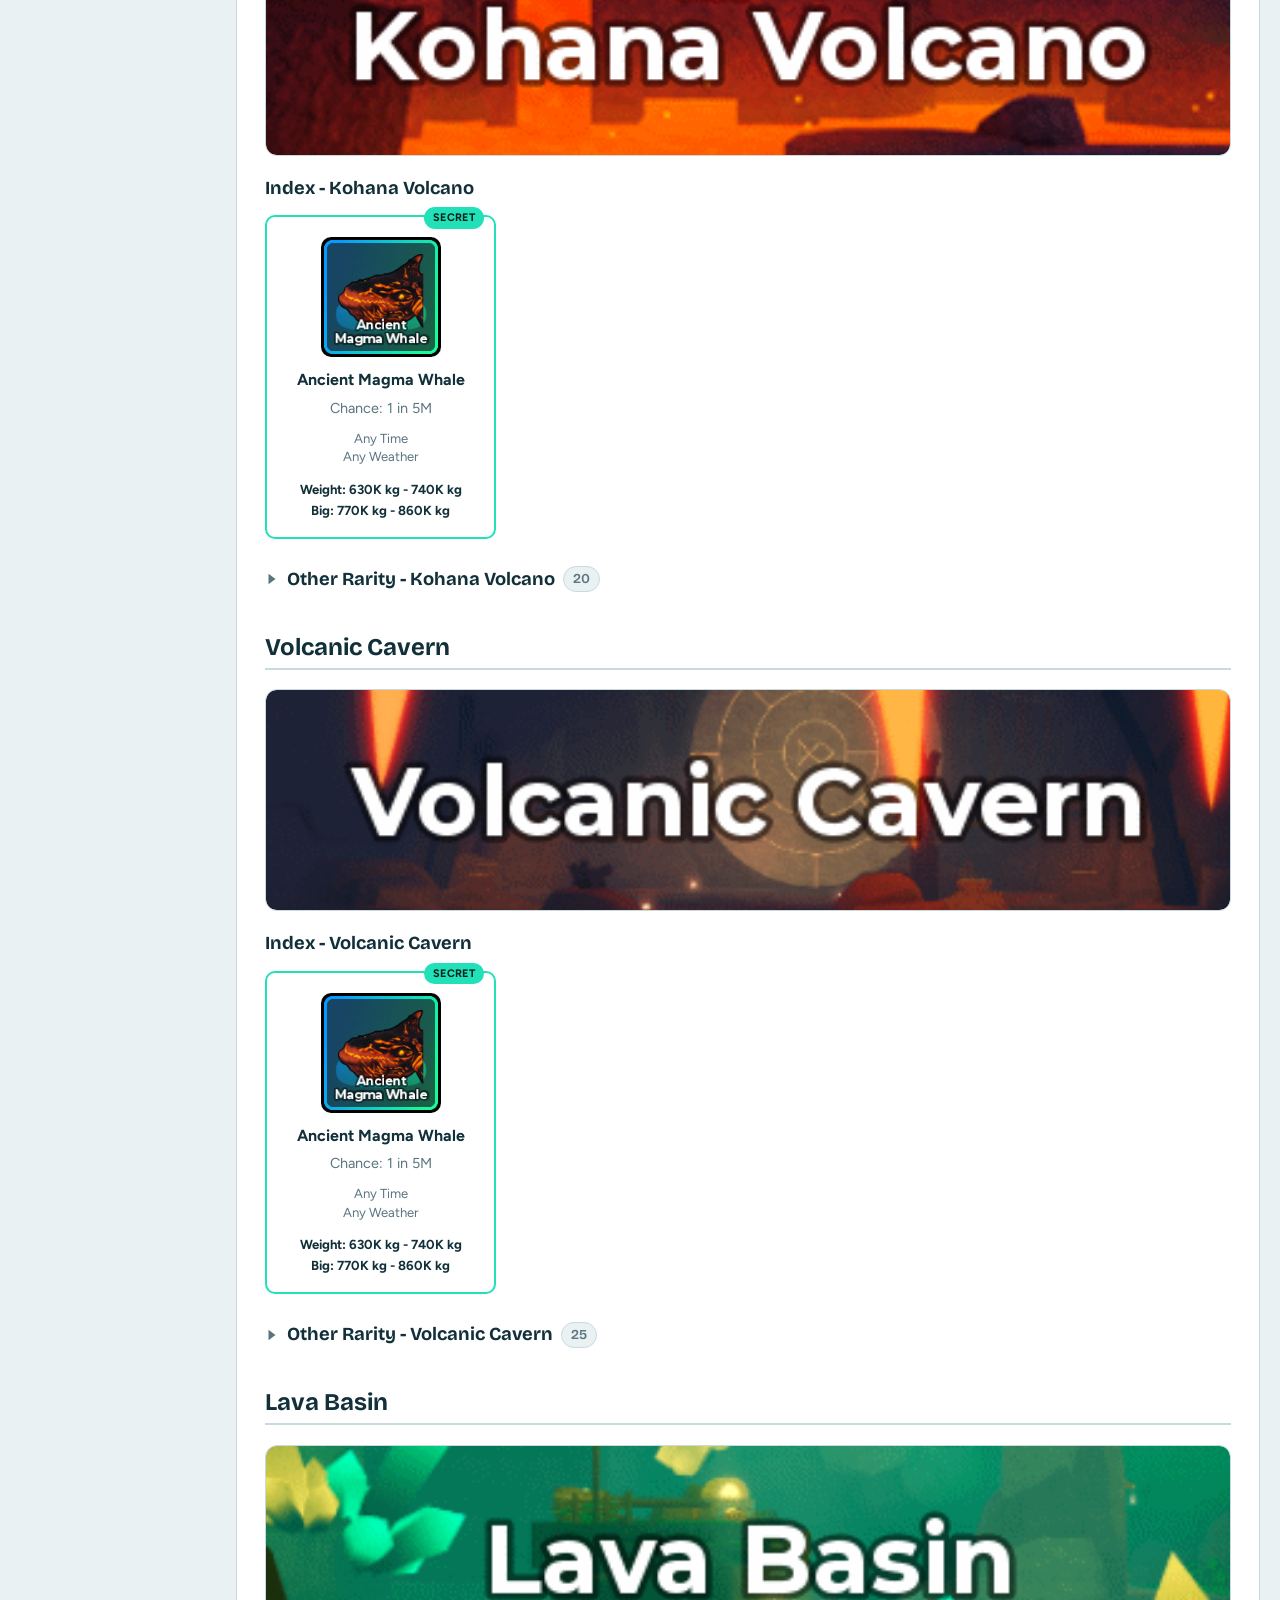
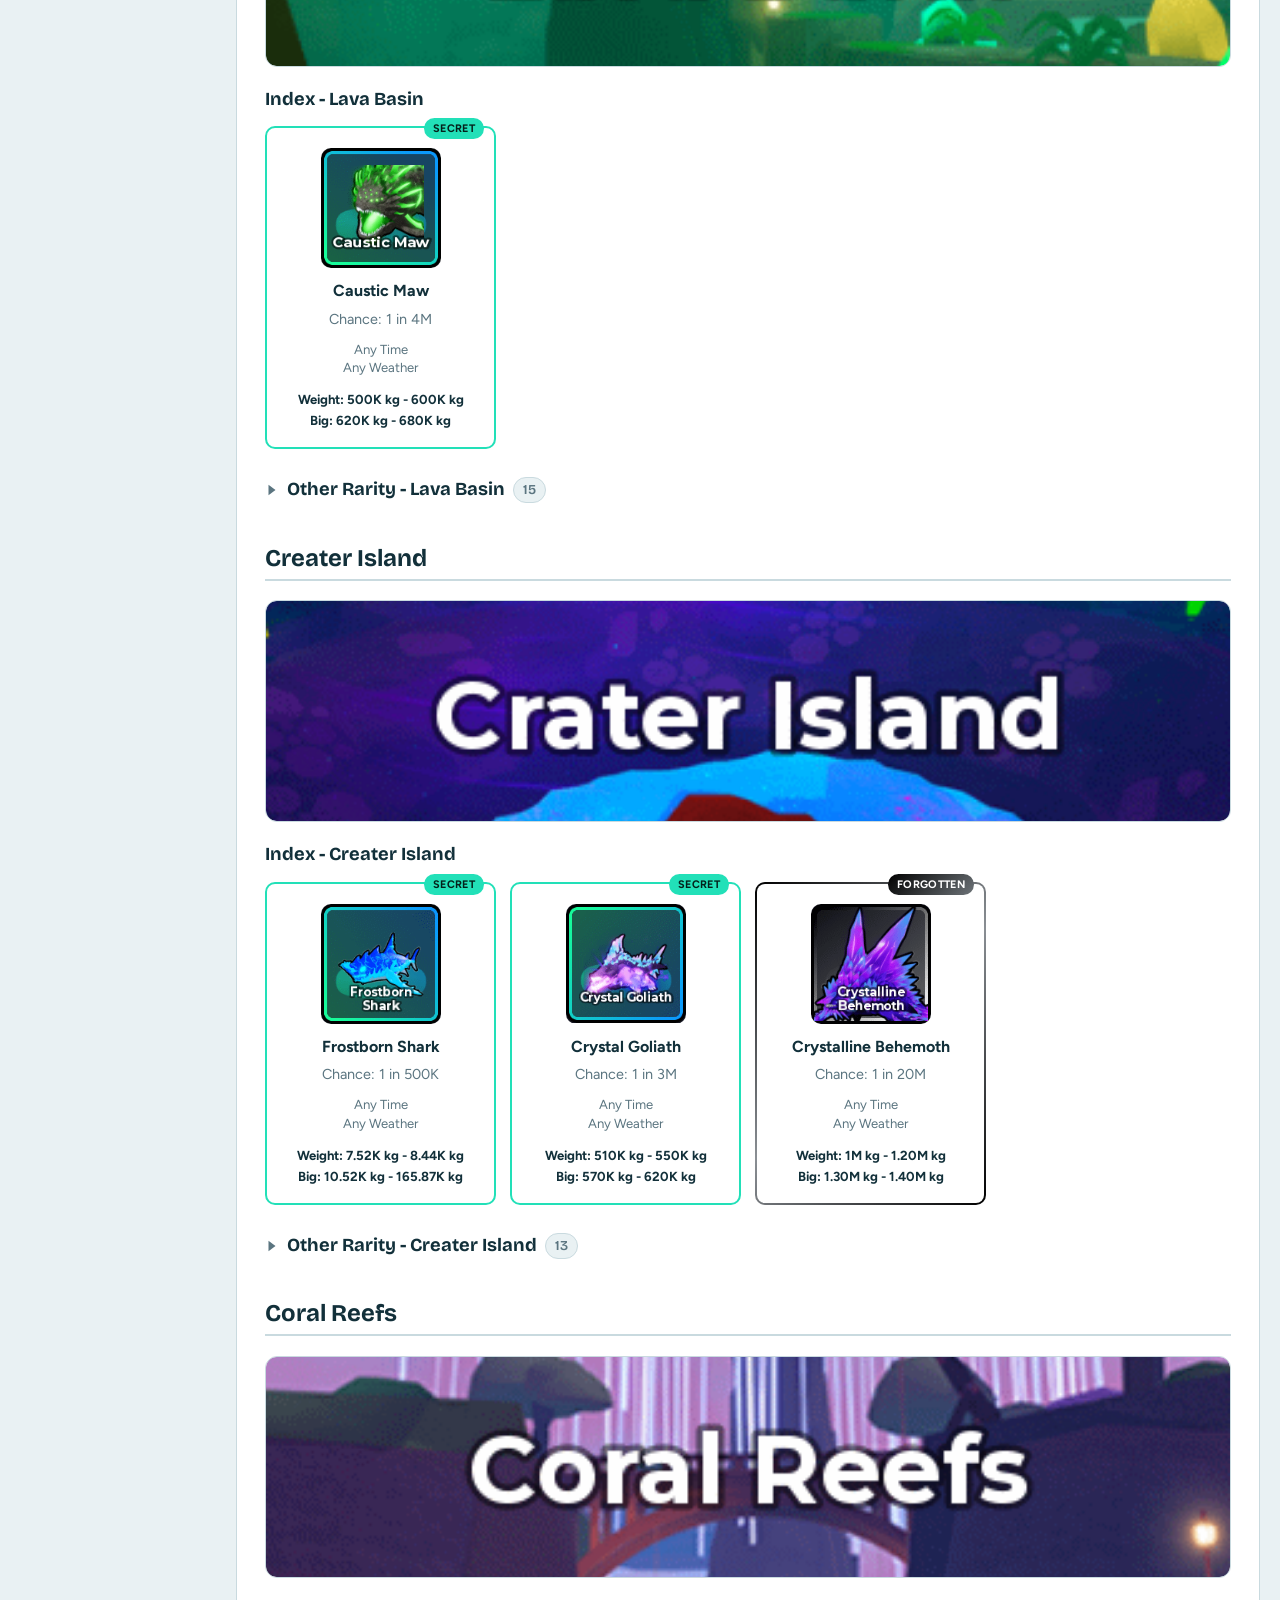
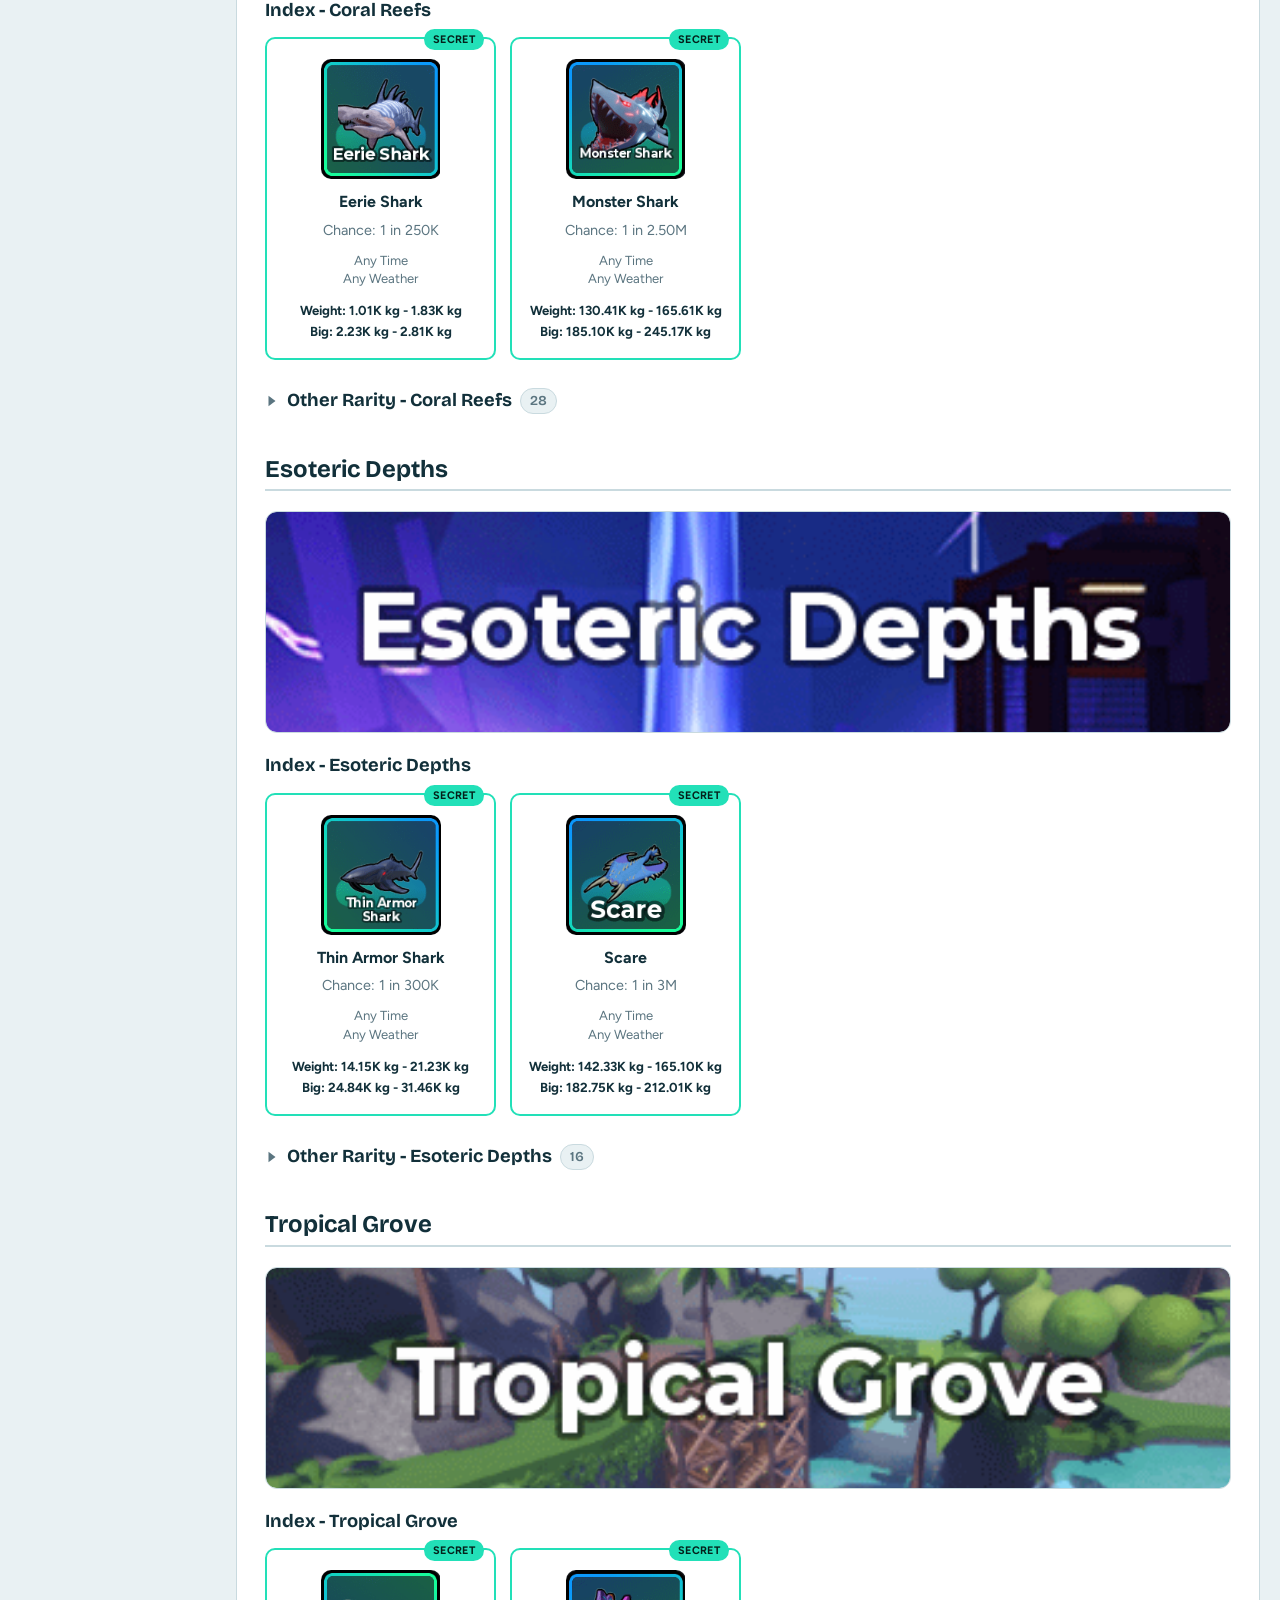
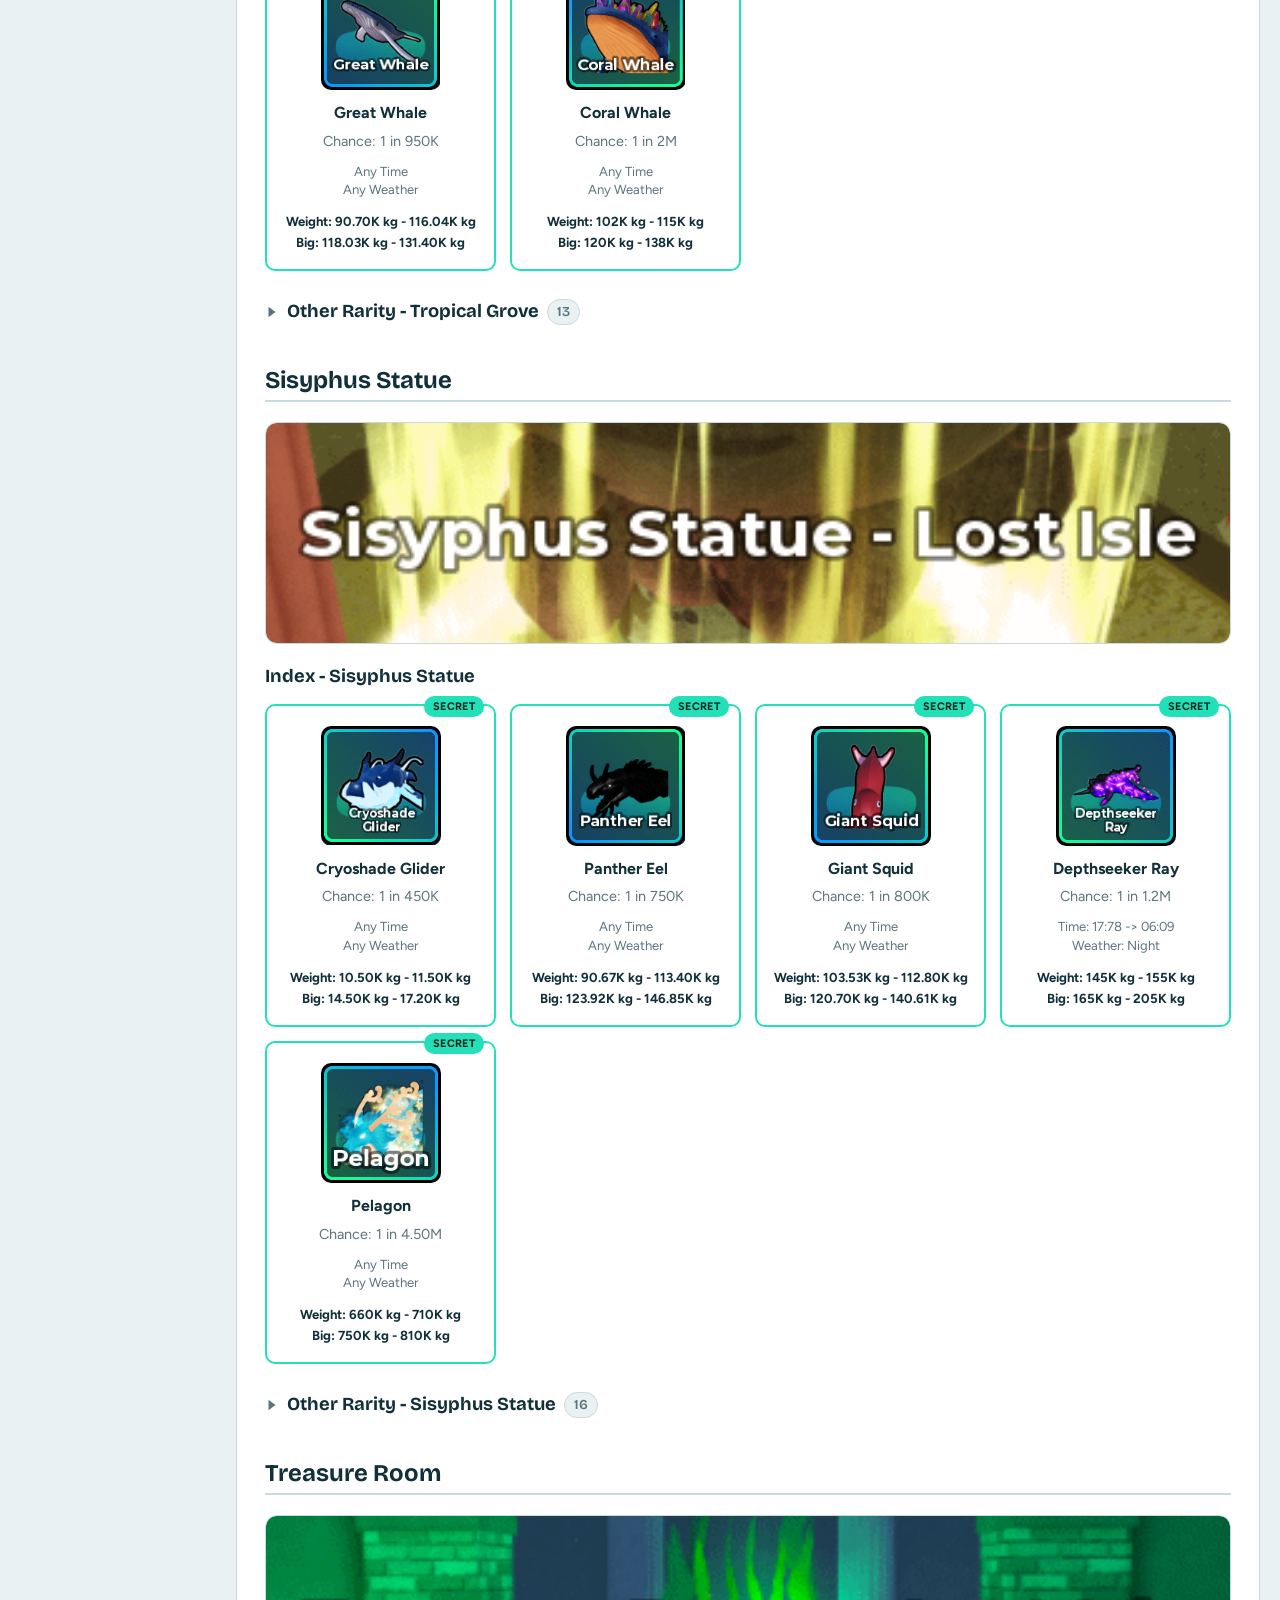
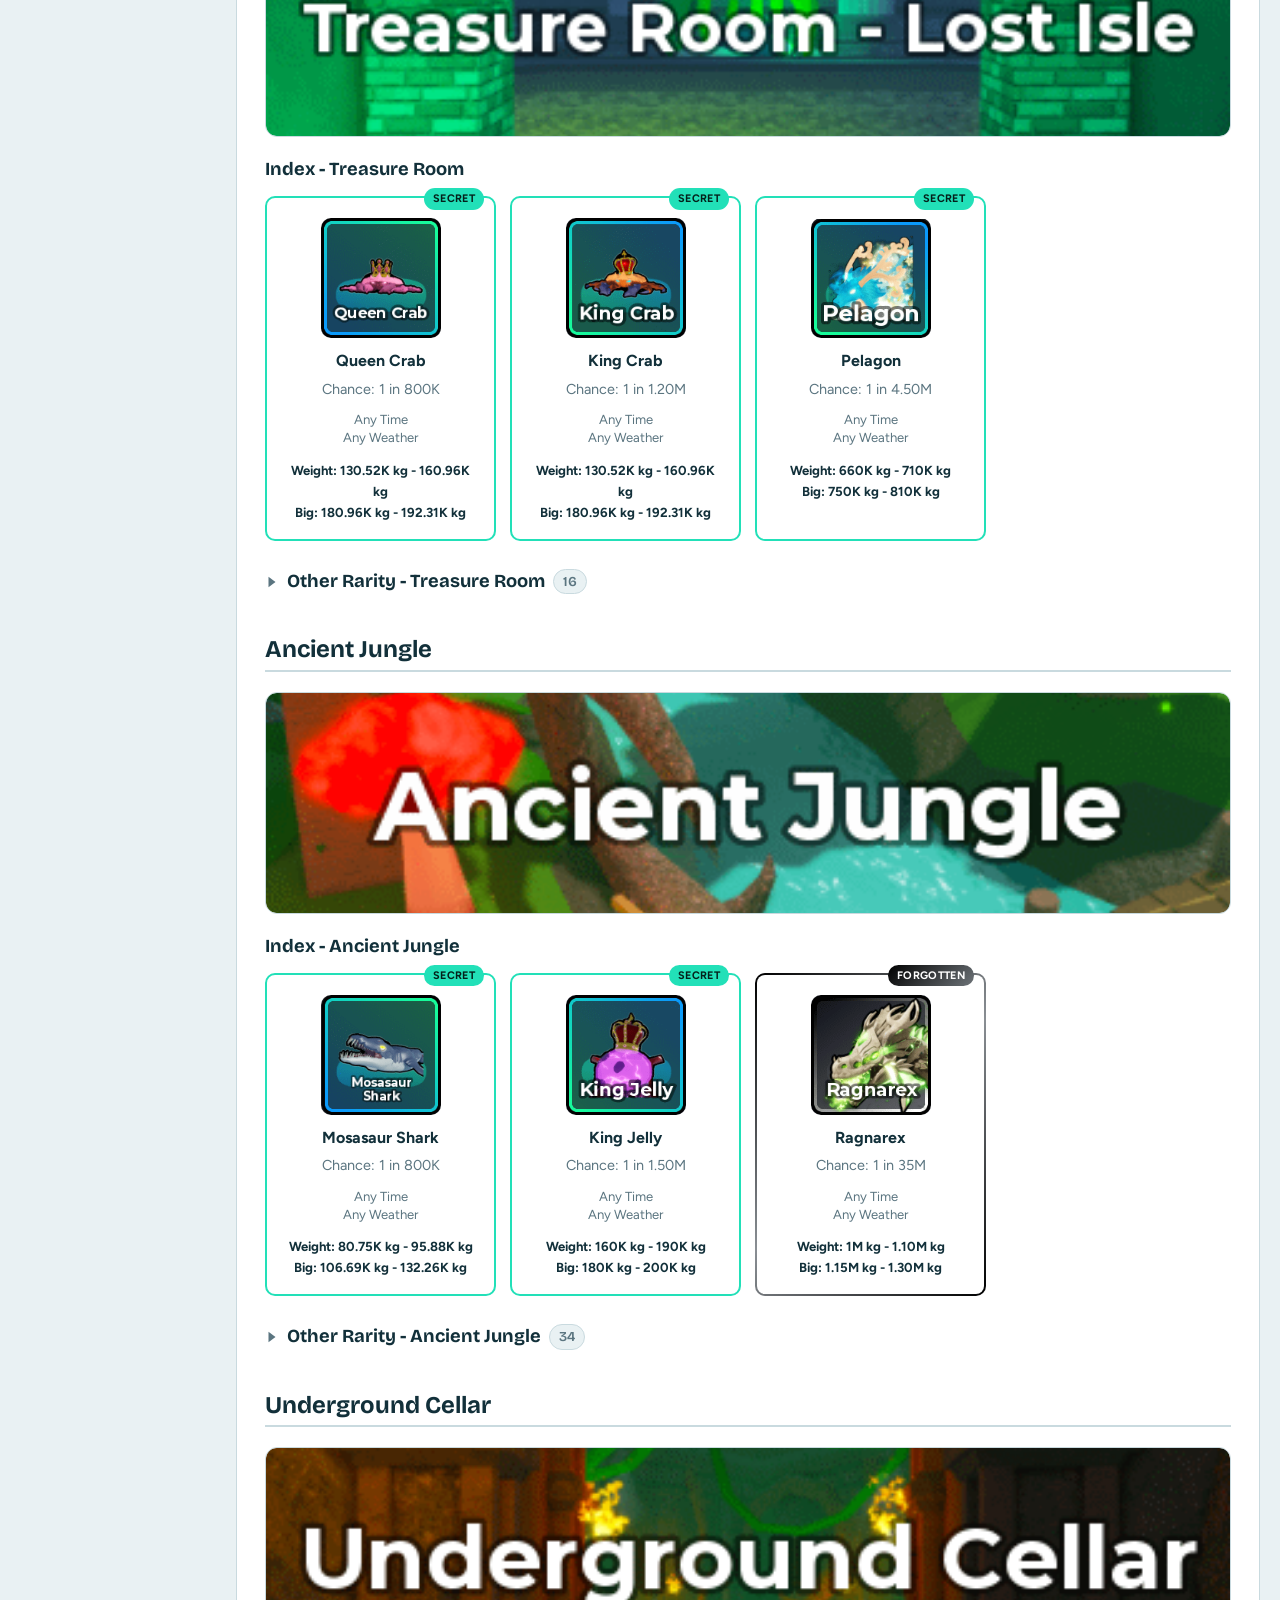
<file: islands.html>
<!doctype html><html lang="id"><head><meta charset="utf-8"><meta name="viewport" content="width=device-width,initial-scale=1">
<meta name="description" content="List of Fish It islands and the fish you can catch there, with chances, weight, and rarity."><meta name="theme-color" content="#06121a">
<title>Islands - Fish It Wiki</title>
<link rel="icon" href="data:image/svg+xml,<svg xmlns='http://www.w3.org/2000/svg' viewBox='0 0 100 100'><text y='.9em' font-size='90'>🎣</text></svg>">
<link rel="preconnect" href="https://fonts.googleapis.com"><link rel="preconnect" href="https://fonts.gstatic.com" crossorigin>
<link href="https://fonts.googleapis.com/css2?family=Bricolage+Grotesque:wght@700;800&family=Figtree:wght@400;600&display=swap" rel="stylesheet">
<link rel="stylesheet" href="style.css"></head><body data-page="islands">
<template id="c">
<h1>Islands</h1>
<div id="toc" class="tabs" aria-label="Loncat ke pulau"></div>
<div id="islands"></div>
</template>
<script src="data.js"></script><script src="site.js"></script>
<script>
document.getElementById("toc").innerHTML=ISLANDS.map(i=>`<a class="pill" href="#${i.id}">${i.name}</a>`).join("");
function renderFish(list,islandName){
 const isSpecial=f=>/^(SECRET|FORGOTTEN)\b/.test(f.rarity);
 const special=list.filter(isSpecial);
 const normal=list.filter(f=>!isSpecial(f));
 if(!list.length)return `<p class="lead">Daftar ikan untuk pulau ini belum diisi.</p>`;
 let html="";
 if(special.length)html+=`<h3>Index - ${islandName}</h3><div class="grid">${special.map(f=>`<div class="card special ${f.rarity.split(" ")[0].toLowerCase()}"><span class="specialtag">${f.rarity}</span>${img((isItem(f.rarity)?IMG.item:IMG.fish)+slug(f.name)+".png",f.name,"stoneimg")}<b>${f.name}</b>${f.chance?`<p>Chance: ${f.chance}</p>`:""}<p class="meta">${f.time?`Time: ${f.time}`:"Any Time"}<br>${f.weather?`Weather: ${f.weather}`:"Any Weather"}</p>${f.weight?`<p class="weight">Weight: ${f.weight}${f.big?`<br>Big: ${f.big}`:""}</p>`:""}</div>`).join("")}</div>`;
 if(normal.length)html+=`<details class="collapse"><summary><svg class="chev" viewBox="0 0 16 16" width="14" height="14"><path d="M4 2l8 6-8 6z" fill="currentColor"></path></svg>Other Rarity - ${islandName} <span class="count">${normal.length}</span></summary><ul class="fishlist"><li class="head"><span>Fish</span><span>Chance</span><span class="rarity">Rarity</span></li>${normal.map(f=>`<li><span>${f.name}</span><span>${f.chance||"-"}</span><span class="rarity">${f.rarity}</span></li>`).join("")}</ul></details>`;
 return html;
}
document.getElementById("islands").innerHTML=ISLANDS.map(i=>`<section id="${i.id}"><h2>${i.name}</h2>
 <div class="stonebox islandbox">${img(IMG.island+i.id+".png",i.name,"islandimg")}</div>
 ${renderFish(FISH.filter(f=>f.island===i.id),i.name)}</section>`).join("");
</script></body></html>
</file>
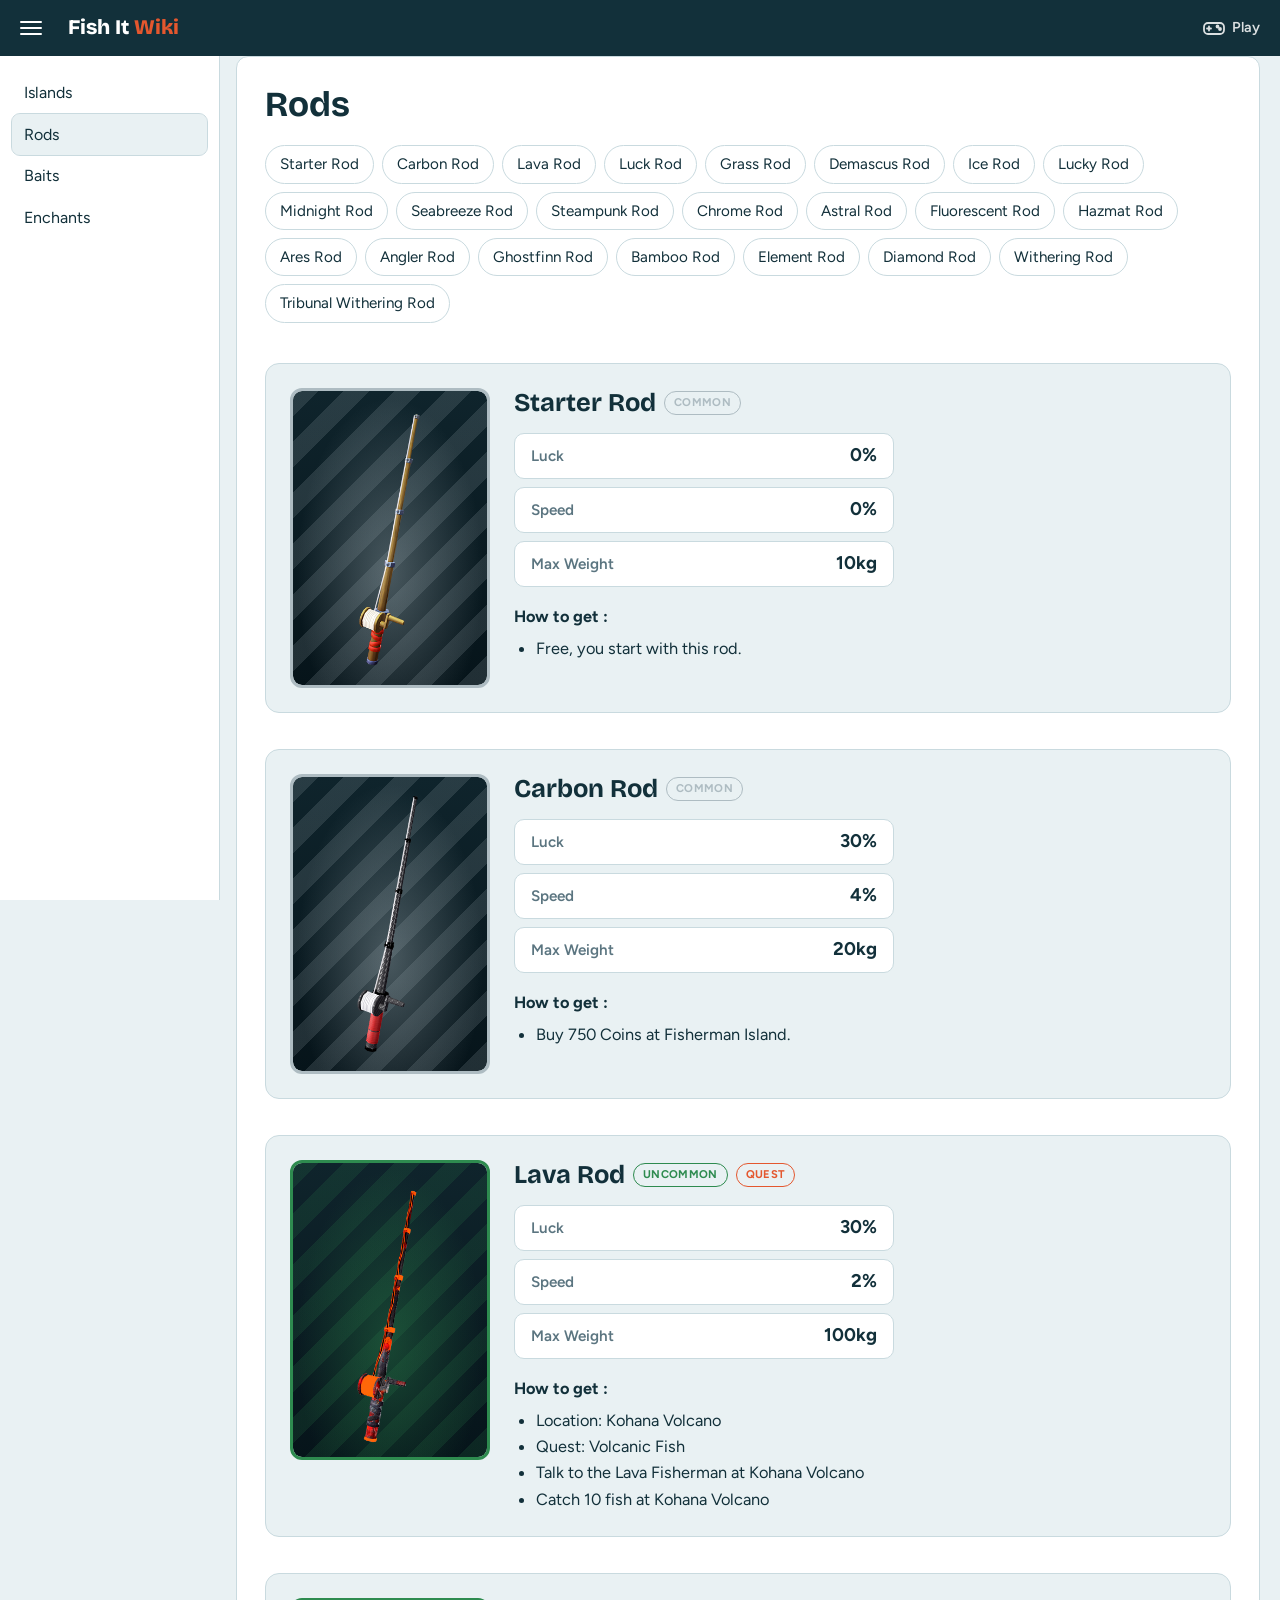
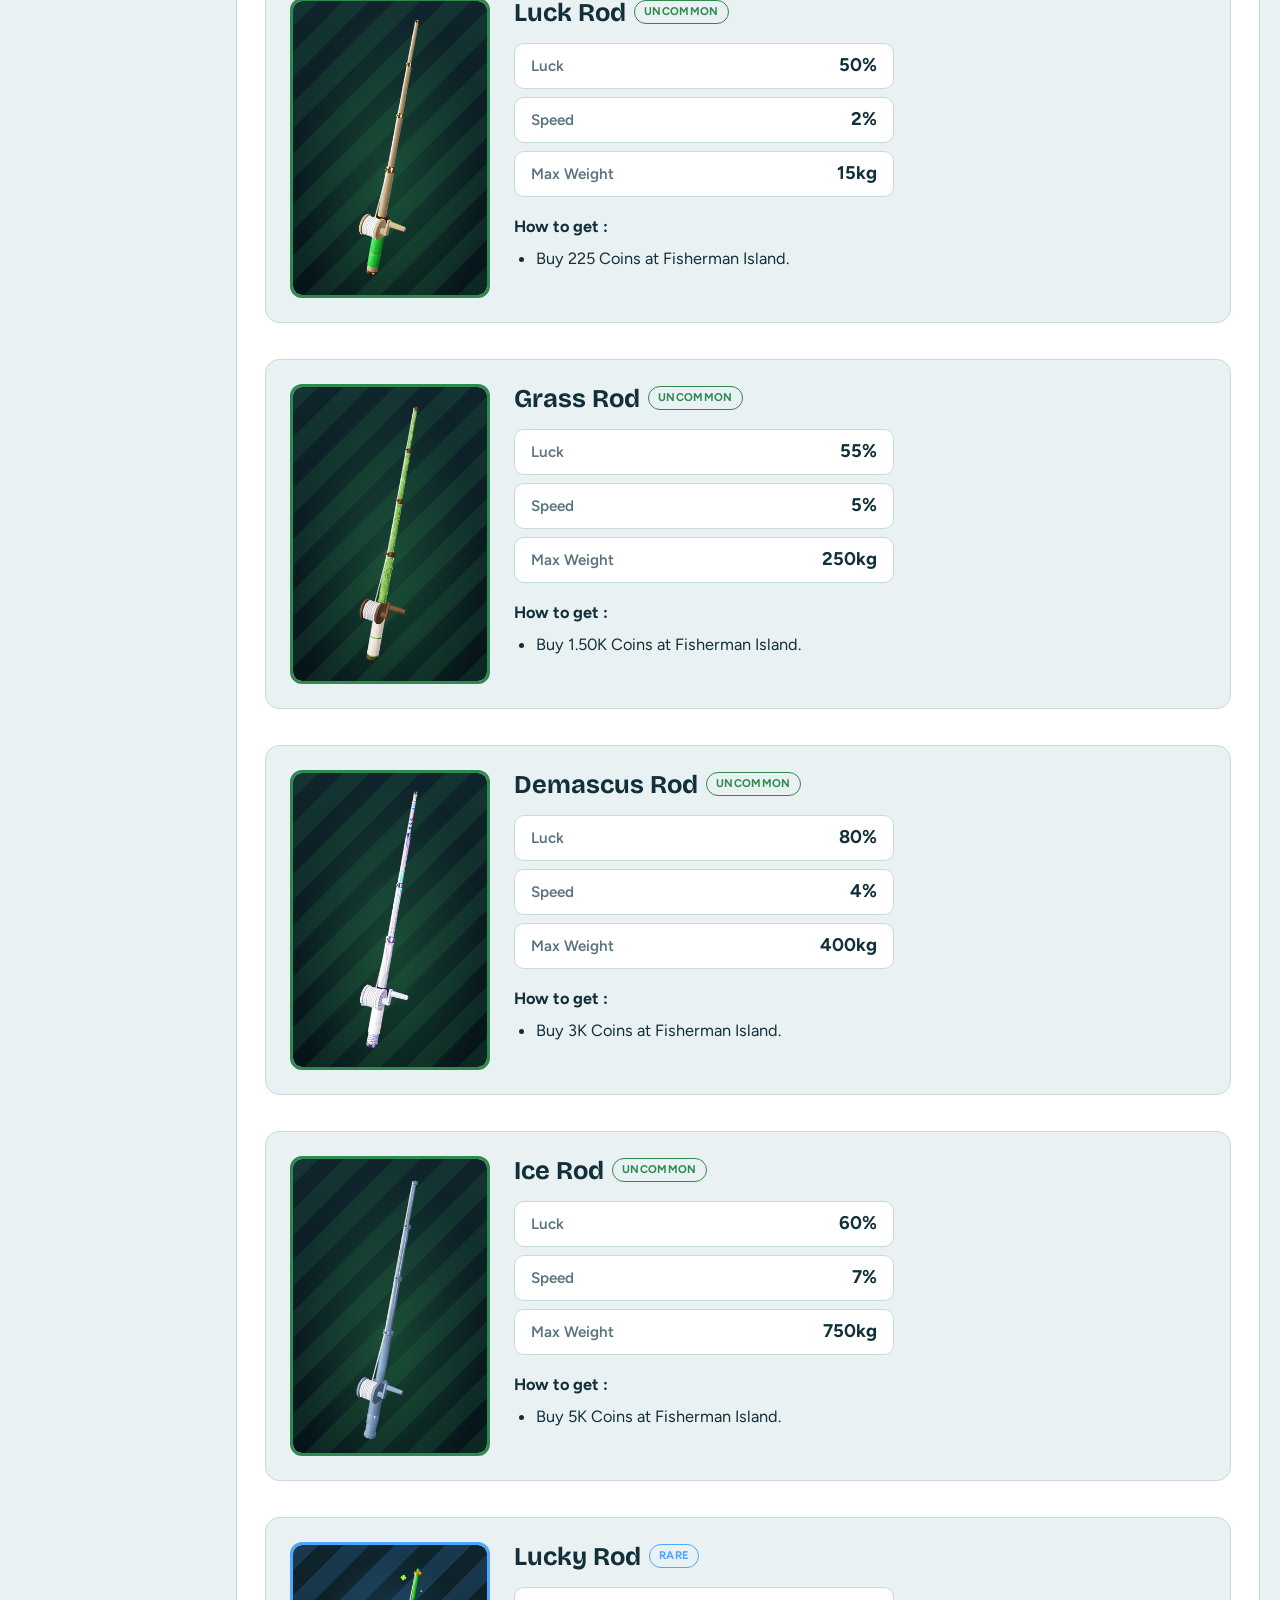
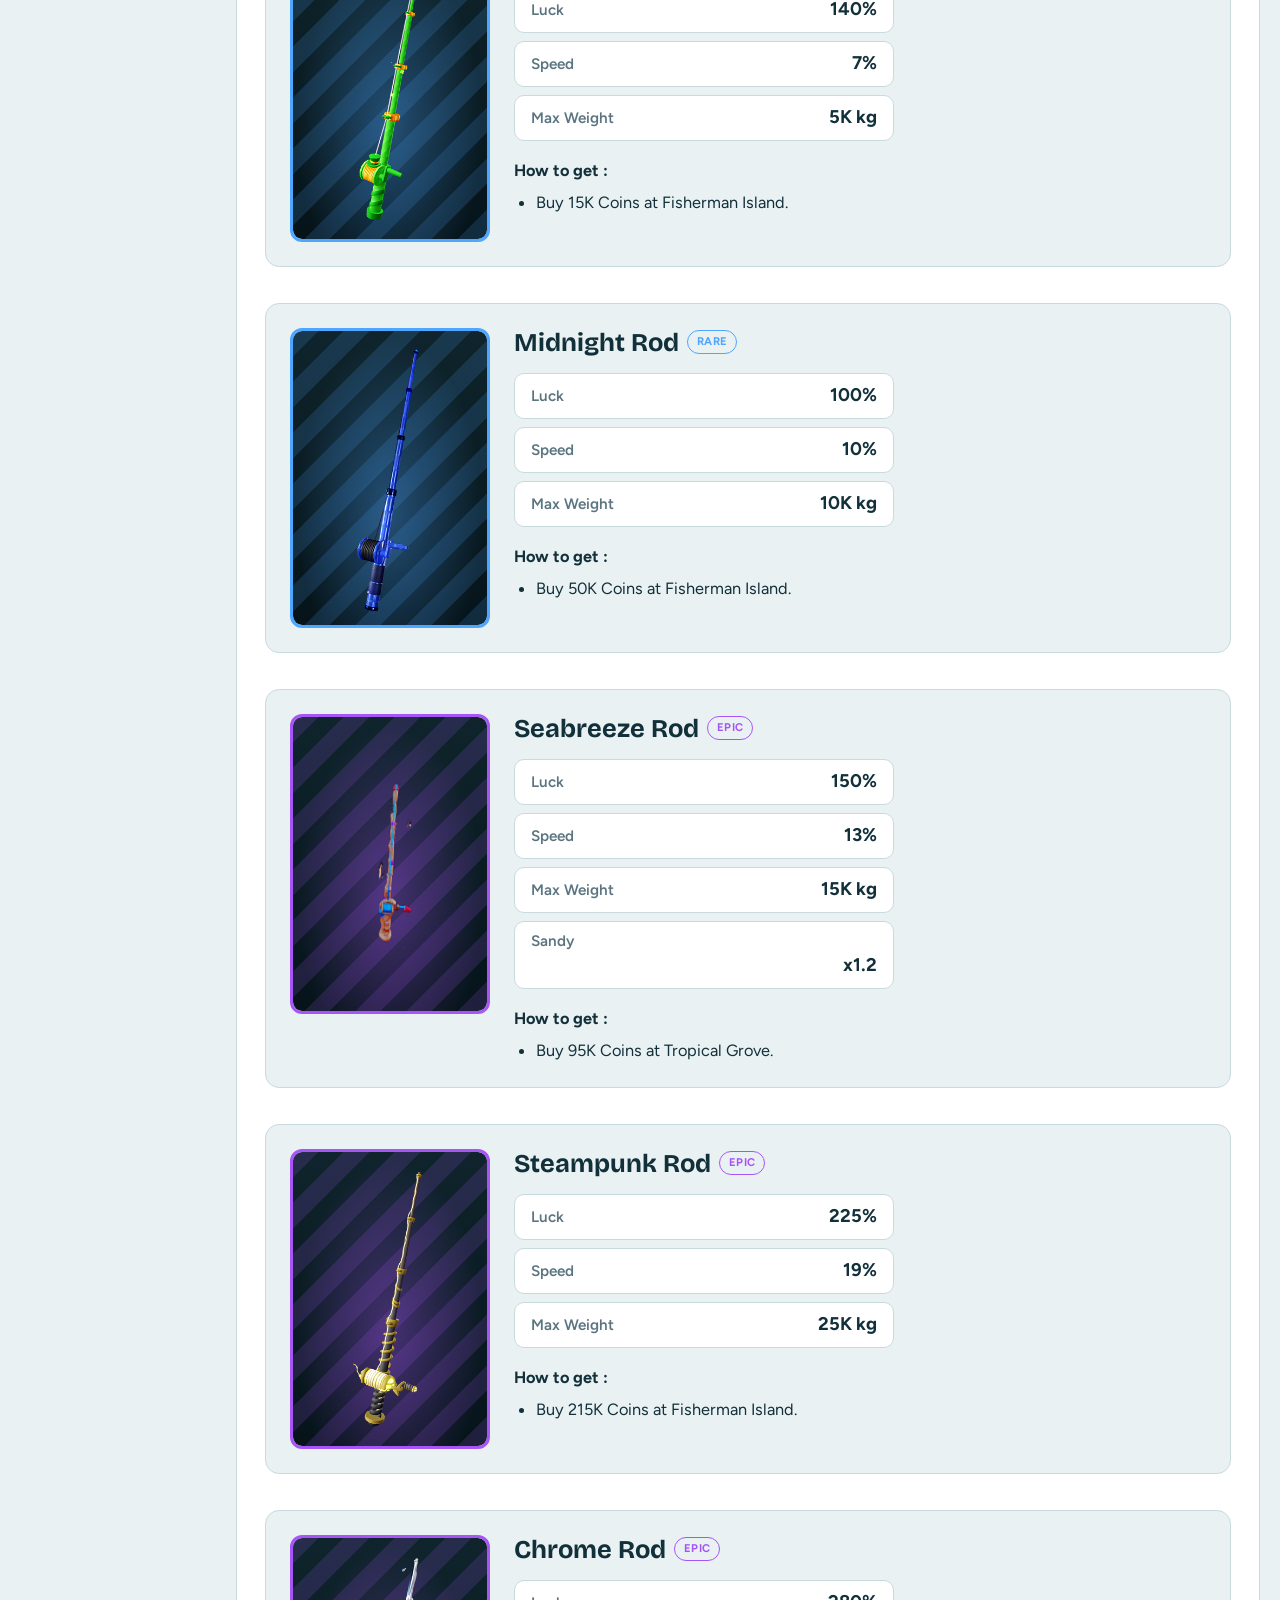
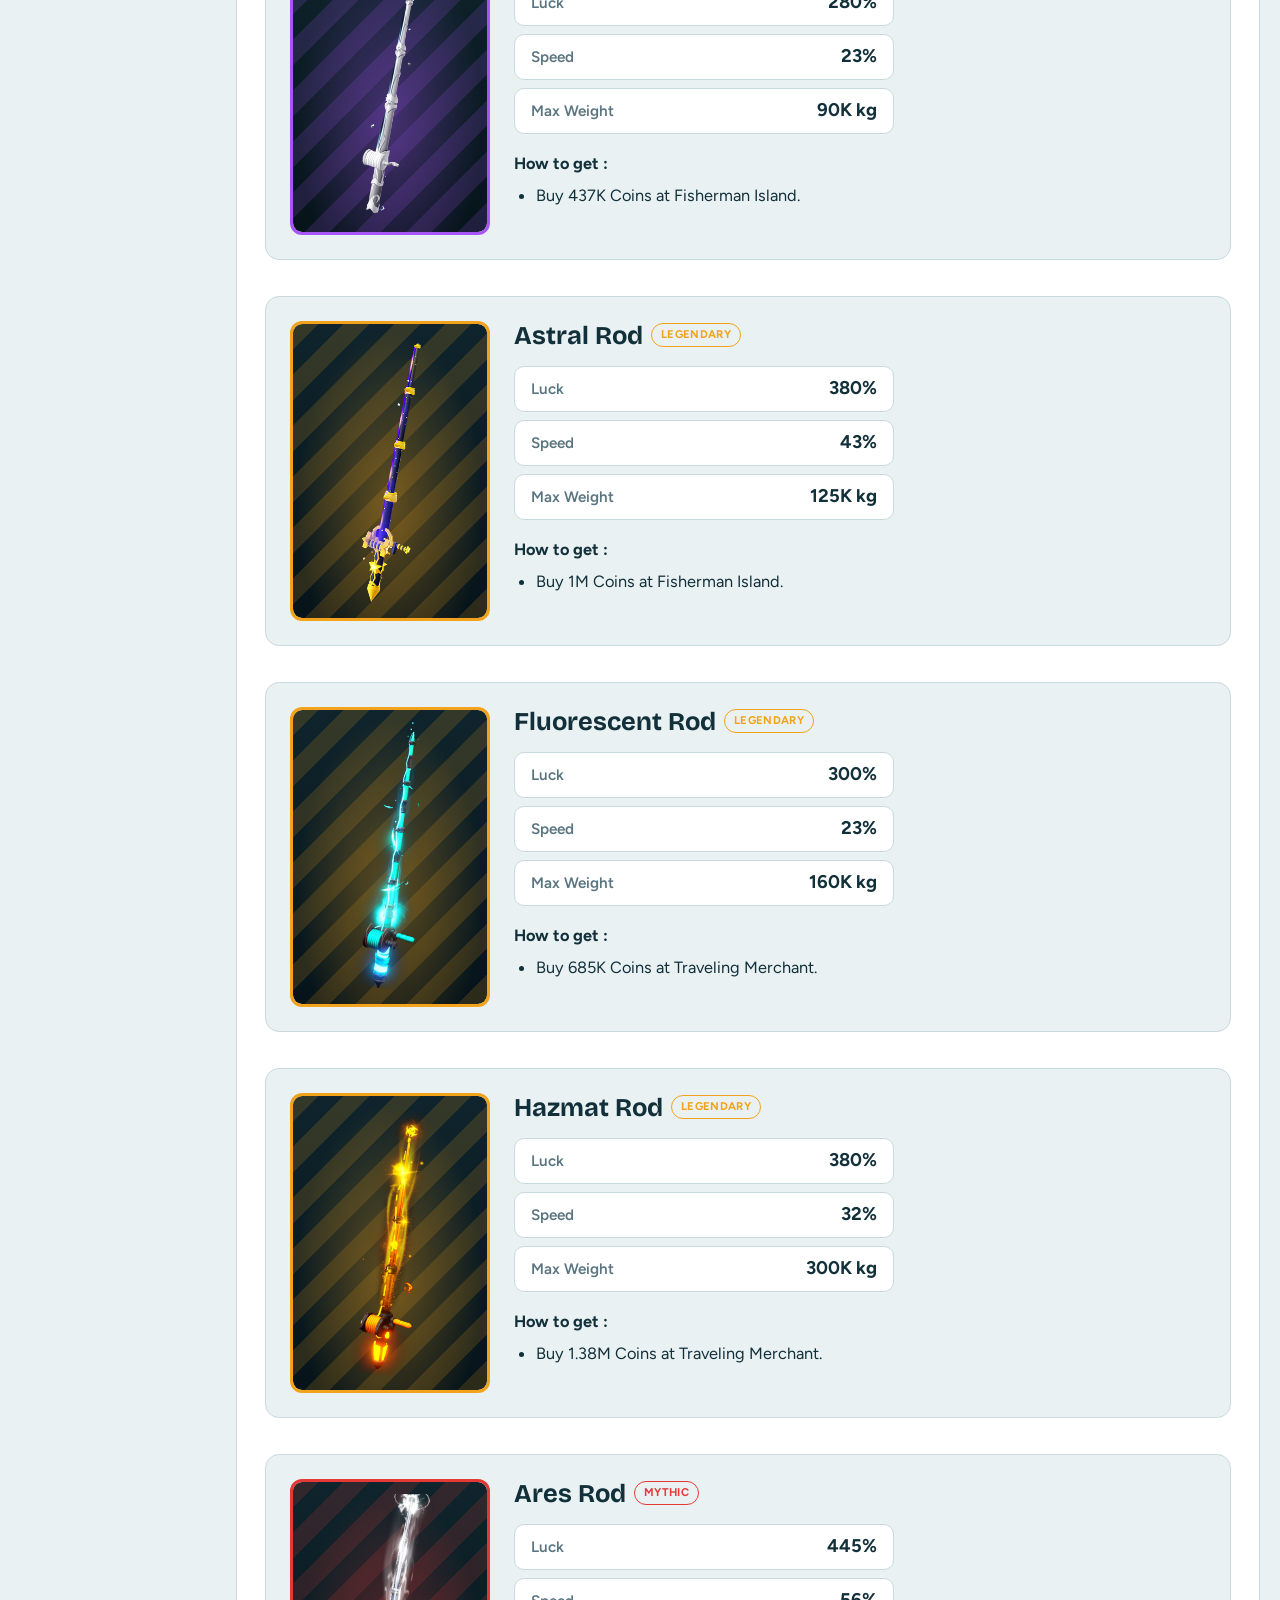
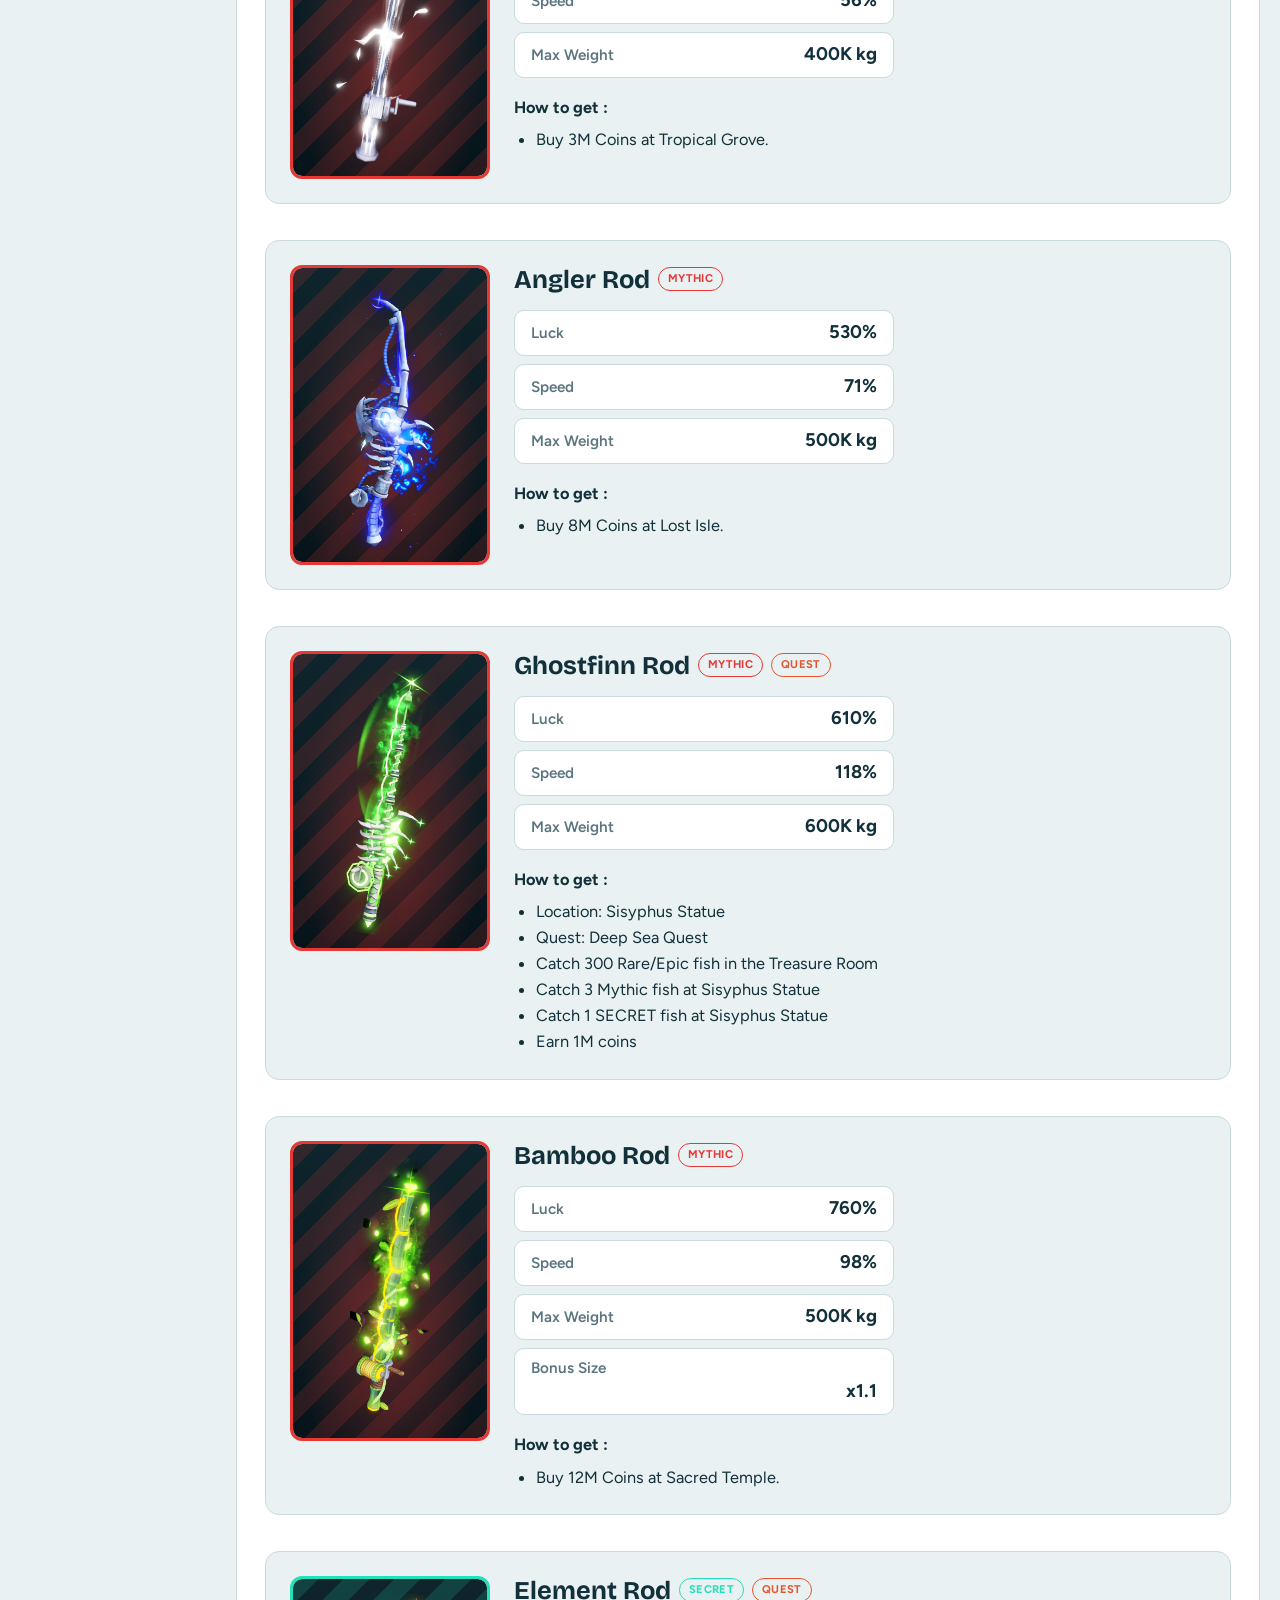
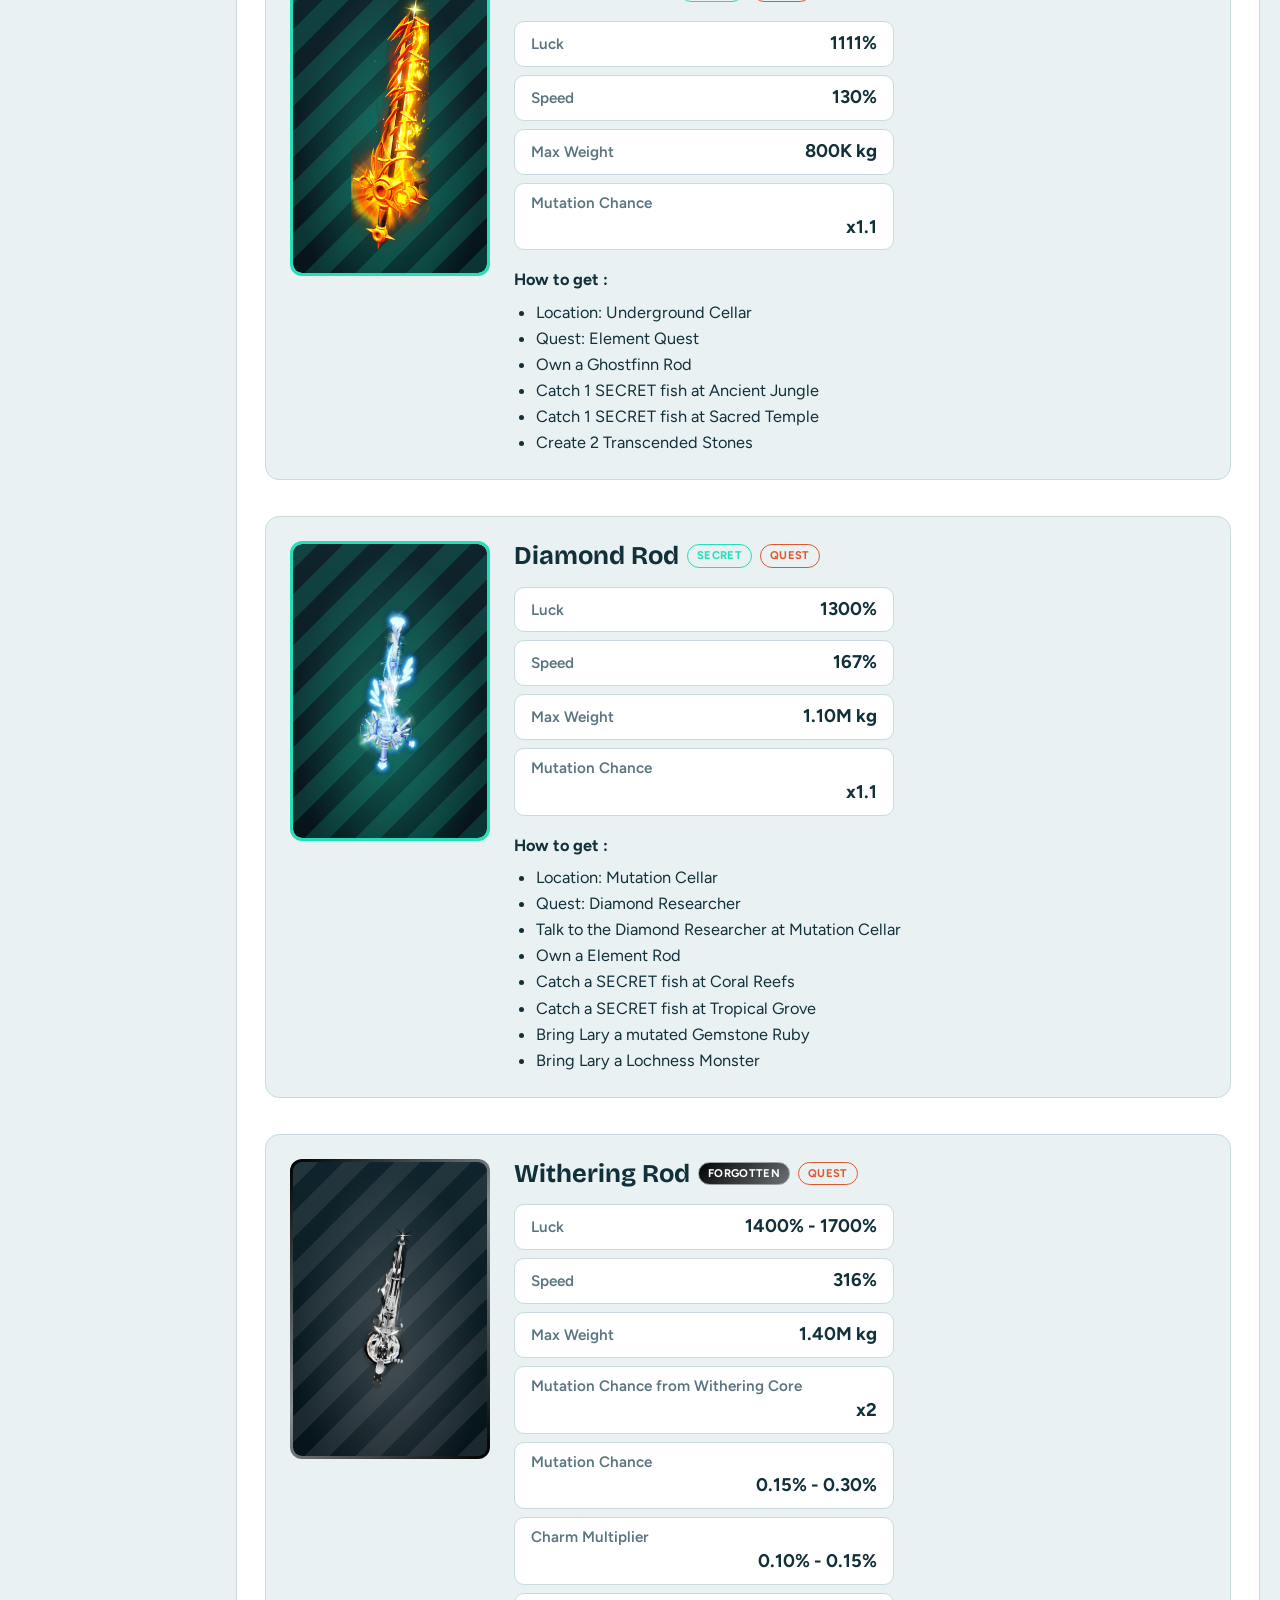
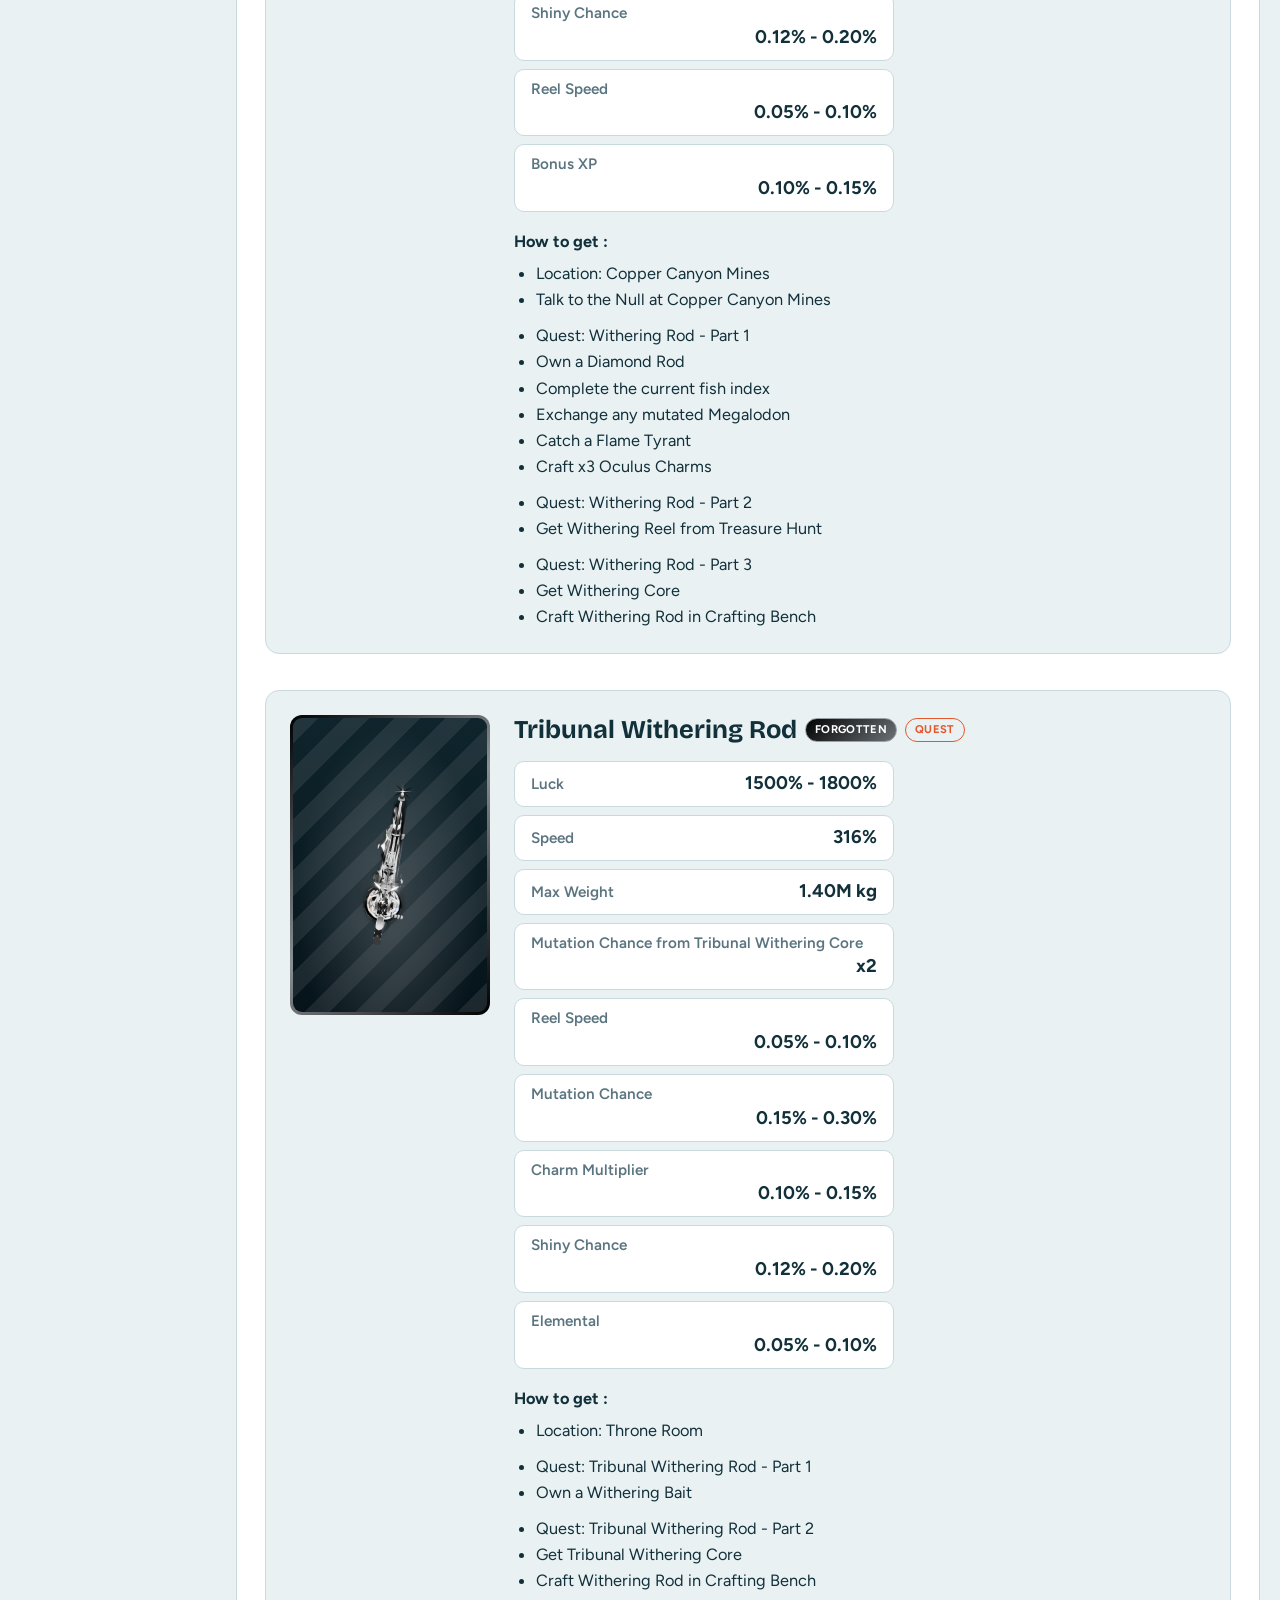
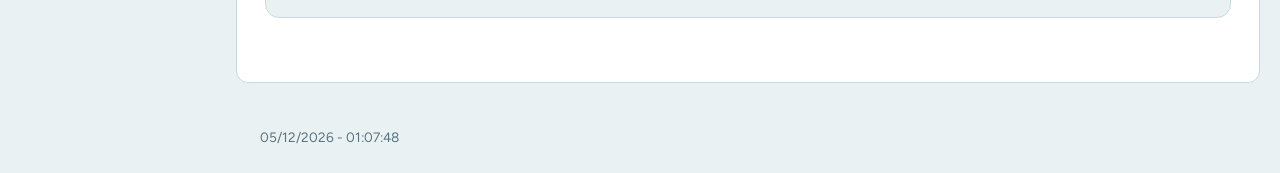
<file: rods.html>
<!doctype html><html lang="id"><head><meta charset="utf-8"><meta name="viewport" content="width=device-width,initial-scale=1">
<meta name="description" content="All Fish It rods with luck, speed, max weight, unique stats, and how to get them."><meta name="theme-color" content="#06121a">
<title>Rods - Fish It Wiki</title>
<link rel="icon" href="data:image/svg+xml,<svg xmlns='http://www.w3.org/2000/svg' viewBox='0 0 100 100'><text y='.9em' font-size='90'>🎣</text></svg>">
<link rel="preconnect" href="https://fonts.googleapis.com"><link rel="preconnect" href="https://fonts.gstatic.com" crossorigin>
<link href="https://fonts.googleapis.com/css2?family=Bricolage+Grotesque:wght@700;800&family=Figtree:wght@400;600&display=swap" rel="stylesheet">
<link rel="stylesheet" href="style.css"></head><body data-page="rods">
<template id="c">
<h1>Rods</h1>
<div id="toc" class="tabs" aria-label="Loncat ke rod"></div>
<div id="rods"></div>
</template>
<script src="data.js"></script><script src="site.js"></script>
<script src="cards.js"></script>
<script>
const statRows=r=>stat("Luck",r.luck)+stat("Speed",r.speed)+stat("Max Weight",r.weight)
 +toArr(r.stats).map(v=>{const p=splitStat(v,"Unique Stat");return stat(p.label,p.value,"stk")}).join("");
document.getElementById("toc").innerHTML=tocHTML(RODS);
document.getElementById("rods").innerHTML=RODS.map(r=>cardHTML(r,{imgDir:IMG.rod,noun:"rod",stats:statRows(r)})).join("");
</script></body></html>
</file>
<file: style.css>
:root{--bg:#e9f1f3;--panel:#fff;--ink:#12303a;--mute:#5b7580;--line:#c9dadf;--accent:#e4572e;--sea:#1d6f8a}
@media(prefers-color-scheme:dark){:root{--bg:#0c1d24;--panel:#12303a;--ink:#e6f1f4;--mute:#8fb0bb;--line:#24505f;--sea:#5cc0dc;--accent:#ff7a52}}
*{box-sizing:border-box}html{scroll-padding-top:70px}
body{margin:0;background:var(--bg);color:var(--ink);font:16px/1.6 Figtree,system-ui,sans-serif;-webkit-user-select:none;user-select:none}
h1,h2,h3,.brand{font-family:"Bricolage Grotesque",Figtree,sans-serif;line-height:1.15}
a{color:var(--sea)}
header{position:sticky;top:0;z-index:5;background:var(--ink);color:var(--bg);display:flex;align-items:center;gap:16px;padding:12px 20px}
@media(prefers-color-scheme:dark){header{background:#06121a}}
.brand{font-size:1.3rem;font-weight:800;color:#fff;text-decoration:none}
.brand span{color:var(--accent)}
.roblox-link{margin-left:auto;color:#fff;display:flex;align-items:center;gap:6px;opacity:.85;text-decoration:none;font-size:.9rem;font-weight:600}
.roblox-link:hover{opacity:1}
nav.side{position:fixed;top:var(--header-h,60px);left:0;width:220px;height:calc(100vh - var(--header-h,60px));overflow-y:auto;background:var(--panel);border-right:1px solid var(--line);padding:16px 12px;z-index:4}
nav.side a{display:block;padding:8px 12px;border-radius:8px;color:var(--ink);text-decoration:none}
nav.side a:hover,nav.side a.on{background:var(--bg);outline:1px solid var(--line)}
main{margin:0 20px 20px 236px;transition:margin-left .2s;background:var(--panel);border:1px solid var(--line);border-radius:12px;padding:28px;min-width:0}
.layout.collapsed main{margin-left:16px}
main h1{font-size:2.2rem;margin:0 0 8px}main h2{margin-top:32px;border-bottom:2px solid var(--line);padding-bottom:6px}
.lead{color:var(--mute);max-width:65ch}
.tabs{display:flex;flex-wrap:wrap;gap:8px;margin:20px 0}
.grid{display:grid;grid-template-columns:repeat(auto-fill,minmax(210px,1fr));gap:14px;margin-top:16px}
.card{border:1px solid var(--line);border-radius:10px;padding:16px;text-decoration:none;color:var(--ink);display:block}
.card b{font-size:1.05rem}.card p{margin:6px 0 0;color:var(--mute);font-size:.92rem}
footer{text-align:left;color:var(--mute);font-size:.85rem;padding:24px;margin:0 20px 0 236px;transition:margin-left .2s}.layout.collapsed+footer{margin-left:16px}
@media(max-width:760px){nav.side{width:70vw;max-width:260px;box-shadow:2px 0 12px rgba(0,0,0,.3)}main{margin-left:16px;padding:18px}footer{margin-left:16px}}
.backdrop{display:none;position:fixed;inset:var(--header-h,60px) 0 0 0;background:rgba(0,0,0,.4);z-index:3}
.layout:not(.collapsed) .backdrop{display:block}
@media(min-width:761px){.backdrop{display:none!important}}
@media(prefers-reduced-motion:no-preference){.card{transition:border-color .15s}a.card:hover{border-color:var(--accent)}}
:focus-visible{outline:3px solid var(--accent);outline-offset:2px}
.pill{padding:6px 14px;border-radius:99px;border:1px solid var(--line);color:var(--ink);text-decoration:none;font-size:.95rem}
.pill:hover{border-color:var(--accent)}
.stonebox{display:grid;grid-template-columns:150px 1fr;gap:20px;align-items:start;background:var(--bg);border:1px solid var(--line);border-radius:12px;padding:16px}
.stoneimg{width:150px;height:150px;object-fit:contain;border-radius:10px}
.ench{display:flex;gap:12px;align-items:center}.eimg{width:56px;height:56px;object-fit:contain;flex:none;border-radius:8px}
.ench p{margin:4px 0 0}main h3{margin:22px 0 4px;font-size:1.15rem}
@media(max-width:600px){.stonebox{grid-template-columns:1fr}}
.hamburger{display:flex;flex-direction:column;justify-content:center;gap:4px;width:32px;height:32px;border:0;background:none;cursor:pointer;padding:0;flex:none}
.hamburger span{display:block;width:22px;height:2px;background:#fff;border-radius:2px}
nav.side.hidden{display:none}
.islandbox{display:block;padding:0;overflow:hidden}
.islandimg{width:100%;max-height:220px;display:block;object-fit:cover;border-radius:10px}
.fishlist{list-style:none;padding:0;margin:0 0 18px;border:1px solid var(--line);border-radius:10px;overflow:hidden}
.fishlist li{display:grid;grid-template-columns:1fr 1fr 1fr;gap:8px;padding:10px 14px;border-bottom:1px solid var(--line)}
.fishlist li:last-child{border-bottom:none}
.fishlist li.head{background:var(--bg);font-size:.8rem;color:var(--mute);font-weight:600}
.fishlist li:not(.head) span:nth-child(2){color:var(--mute)}
.fishlist .rarity{text-align:left}
main section{margin-bottom:36px}
.collapse{margin:22px 0 18px}
.collapse summary{cursor:pointer;list-style:none;display:flex;align-items:center;gap:8px;font-family:"Bricolage Grotesque",Figtree,sans-serif;font-weight:700;font-size:1.15rem;padding:4px 0;user-select:none}
.collapse summary::-webkit-details-marker{display:none}
.collapse .chev{flex:none;transition:transform .15s;color:var(--mute)}
.collapse[open] .chev{transform:rotate(90deg)}
.collapse .count{font-weight:600;font-size:.85rem;color:var(--mute);background:var(--bg);border:1px solid var(--line);border-radius:99px;padding:1px 9px}
.collapse .fishlist{margin-top:10px}
.card.special{position:relative;border-color:var(--accent);text-align:center;display:flex;flex-direction:column;align-items:center;gap:4px}
.card.special.secret,.card.special.forgotten{border-width:2px}
.card.special.secret{border-color:#22e0b8}
.card.special.secret .specialtag{background:#22e0b8;color:#04211b}
.card.special.forgotten{border-color:transparent;background-image:linear-gradient(var(--panel),var(--panel)),linear-gradient(135deg,#000 0%,#8a8f94 50%,#000 100%);background-origin:padding-box,border-box;background-clip:padding-box,border-box;background-repeat:no-repeat}
.card.special.forgotten .specialtag{background:linear-gradient(135deg,#000,#6d7378);color:#fff}
.card.special .stoneimg{width:120px;height:120px;margin:4px 0 6px}
.card.special b{font-size:1rem}
.card.special p{margin:0;color:var(--mute);font-size:.9rem}
.card.special .meta{margin-top:6px;font-size:.82rem;line-height:1.4}
.card.special .weight{margin-top:8px;font-size:.82rem;font-weight:700;color:var(--ink)}
.specialtag{position:absolute;top:-10px;right:10px;background:var(--accent);color:#fff;font-size:.68rem;font-weight:700;padding:2px 9px;border-radius:99px;letter-spacing:.03em}
.cover{padding:20px 0}
.cover h1{font-size:2.4rem;margin-bottom:8px}
.cover .grid{margin-top:24px}
.cover .card{padding:20px}

img{-webkit-user-drag:none}

#rods{container-type:inline-size}
.rodrow{display:grid;grid-template-columns:minmax(130px,200px) 1fr;gap:24px;align-items:start;background:var(--bg);border:1px solid var(--line);border-radius:14px;padding:24px;margin-top:20px;scroll-margin-top:calc(var(--header-h,60px) + 12px)}
.rodimg{width:100%;height:auto;aspect-ratio:2/3;object-fit:contain;border-radius:12px;background:var(--panel);padding:12px;box-sizing:border-box}
.rodhead{display:flex;flex-wrap:wrap;align-items:center;gap:8px}
main .rodrow h2{margin:0;border:0;padding:0;font-size:1.6rem}
.rodtag{font-size:.7rem;font-weight:700;padding:2px 9px;border-radius:99px;border:1px solid var(--line);color:var(--mute);letter-spacing:.03em;text-transform:uppercase}
.rodtag.quest{background:none;border-color:var(--accent);color:var(--accent)}
.rodinfo p{margin:8px 0 0;font-size:1.02rem}.rodinfo ul{margin:6px 0 0;padding-left:22px;font-size:1.02rem}
.rstats{display:flex;flex-direction:column;gap:8px;margin:16px 0;width:min(100%,380px)}
.rstat{background:var(--panel);border:1px solid var(--line);border-radius:10px;padding:10px 16px;display:flex;flex-wrap:wrap;justify-content:space-between;align-items:baseline;gap:2px 16px;line-height:1.3}
.rstat span{font-size:.95rem;color:var(--mute);font-weight:600}.rstat span.nw{white-space:nowrap}.rstat b{font-size:1.15rem;text-align:right;flex:1 1 auto;min-width:0;overflow-wrap:anywhere}
@container (max-width:620px){.rodrow{grid-template-columns:1fr;padding:18px}.rodimg{width:min(200px,70%);margin:0 auto}.rstats{width:100%}}
.rodinfo{min-width:0}

.rodrow{--rc:var(--line);--rodbg:repeating-linear-gradient(135deg,color-mix(in srgb,var(--rc) 16%,transparent) 0 18px,transparent 18px 36px),radial-gradient(ellipse at 50% 62%,color-mix(in srgb,var(--rc) 38%,transparent),transparent 68%),linear-gradient(180deg,#0f242c,#06141a)}
.rodrow .rodimg{border:3px solid var(--rc);background:var(--rodbg);background-clip:padding-box}
.rodrow .rodtag:not(.quest){border-color:var(--rc);color:var(--rc)}
.rodrow.common{--rc:#ffffff}
.rodrow.uncommon{--rc:#2e8b4f}
.rodrow.rare{--rc:#4da6ff}
.rodrow.epic{--rc:#a855f7}
.rodrow.legendary{--rc:#f2a31b}
.rodrow.mythic{--rc:#e53935}
.rodrow.secret{--rc:#22e0b8}
.rodrow.forgotten{--rc:#8a8f94}
.rodrow.forgotten .rodimg{border-color:transparent;background-image:var(--rodbg),linear-gradient(135deg,#000 0%,#8a8f94 50%,#000 100%);background-origin:padding-box,padding-box,padding-box,border-box;background-repeat:repeat,repeat,repeat,no-repeat;background-clip:padding-box,padding-box,padding-box,border-box}
.rodrow.forgotten .rodtag:not(.quest){background:linear-gradient(135deg,#000,#6d7378);background-origin:border-box;border:1px solid #9aa0a5;padding:2px 9px;color:#fff}
@media(prefers-color-scheme:light){.rodrow.common{--rc:#aebcc2}}

.rodinfo li.qh{margin-top:10px}.rodinfo li.qh:first-child{margin-top:0}

.rstat.stk{flex-direction:column;flex-wrap:nowrap;align-items:stretch;gap:2px}.rstat.stk b{flex:none;text-align:right}
.rodrow.progression{--rc:#e5383b}
</file>
